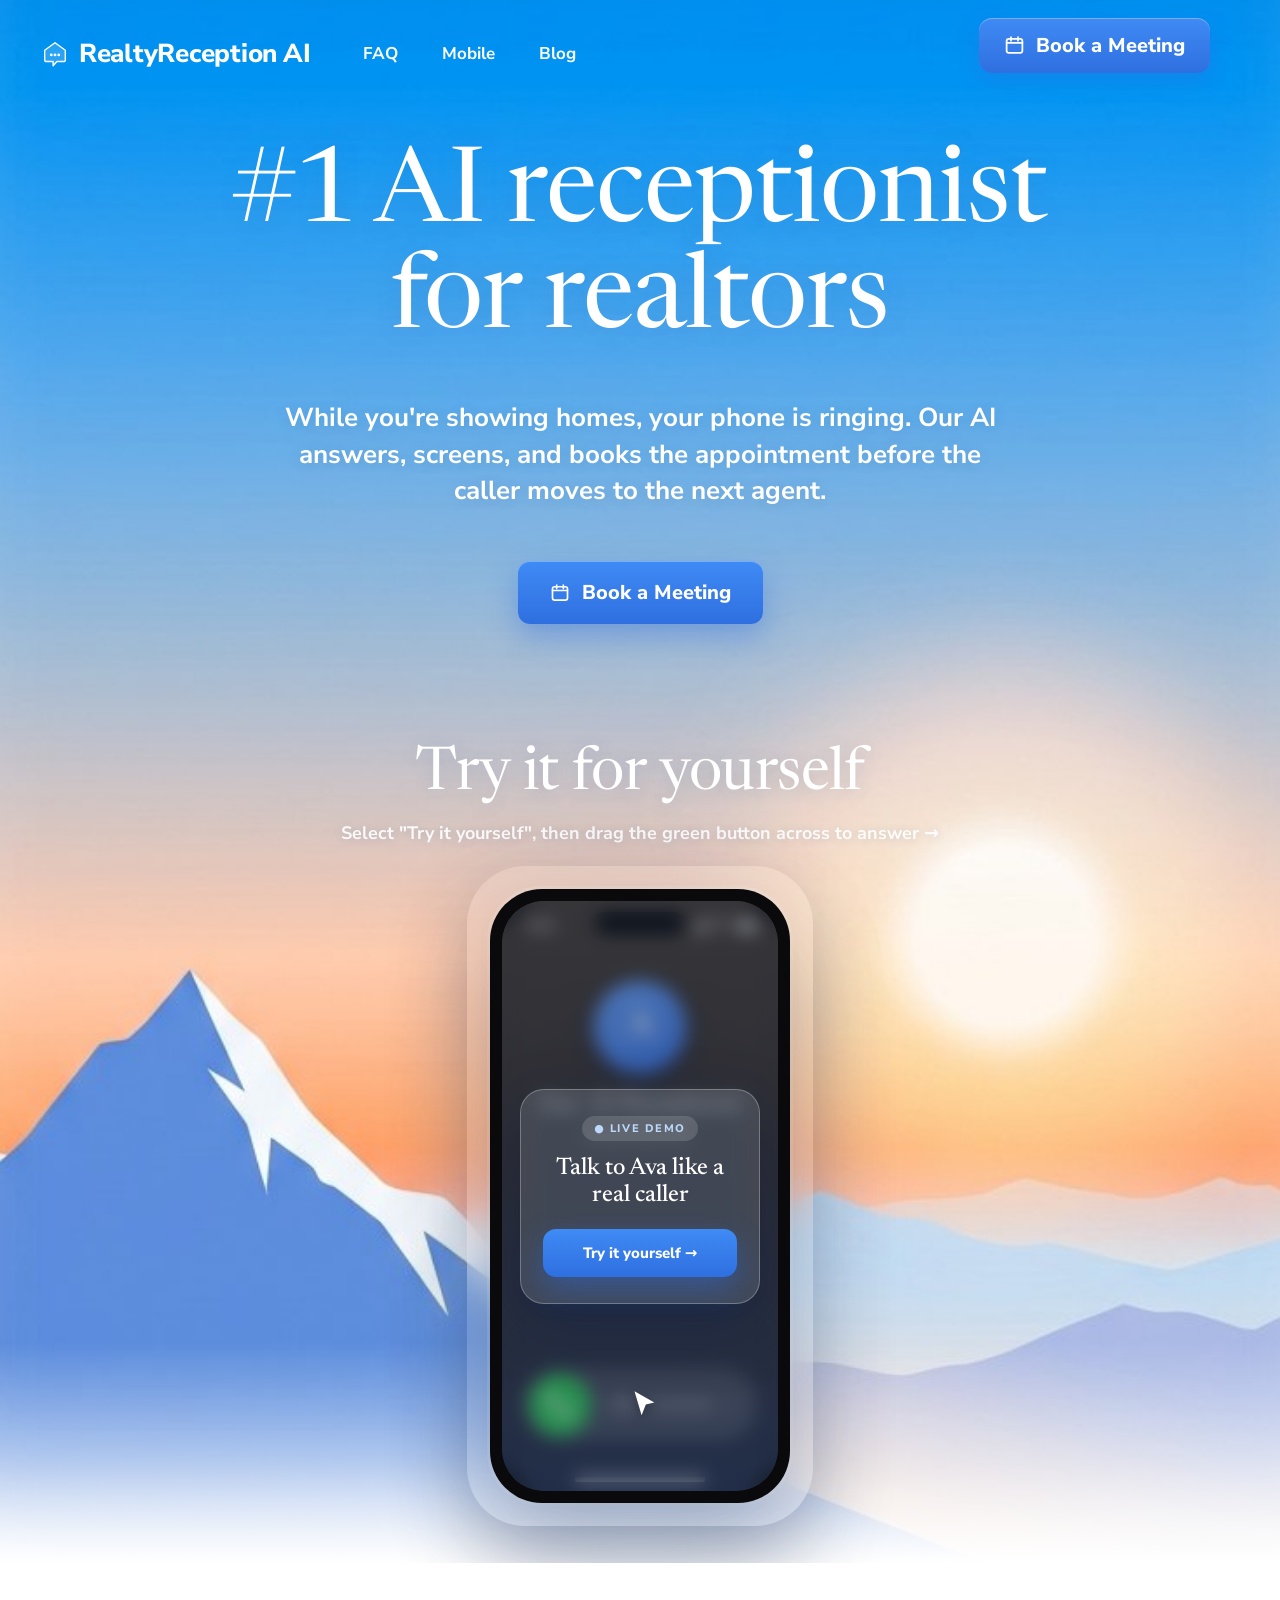
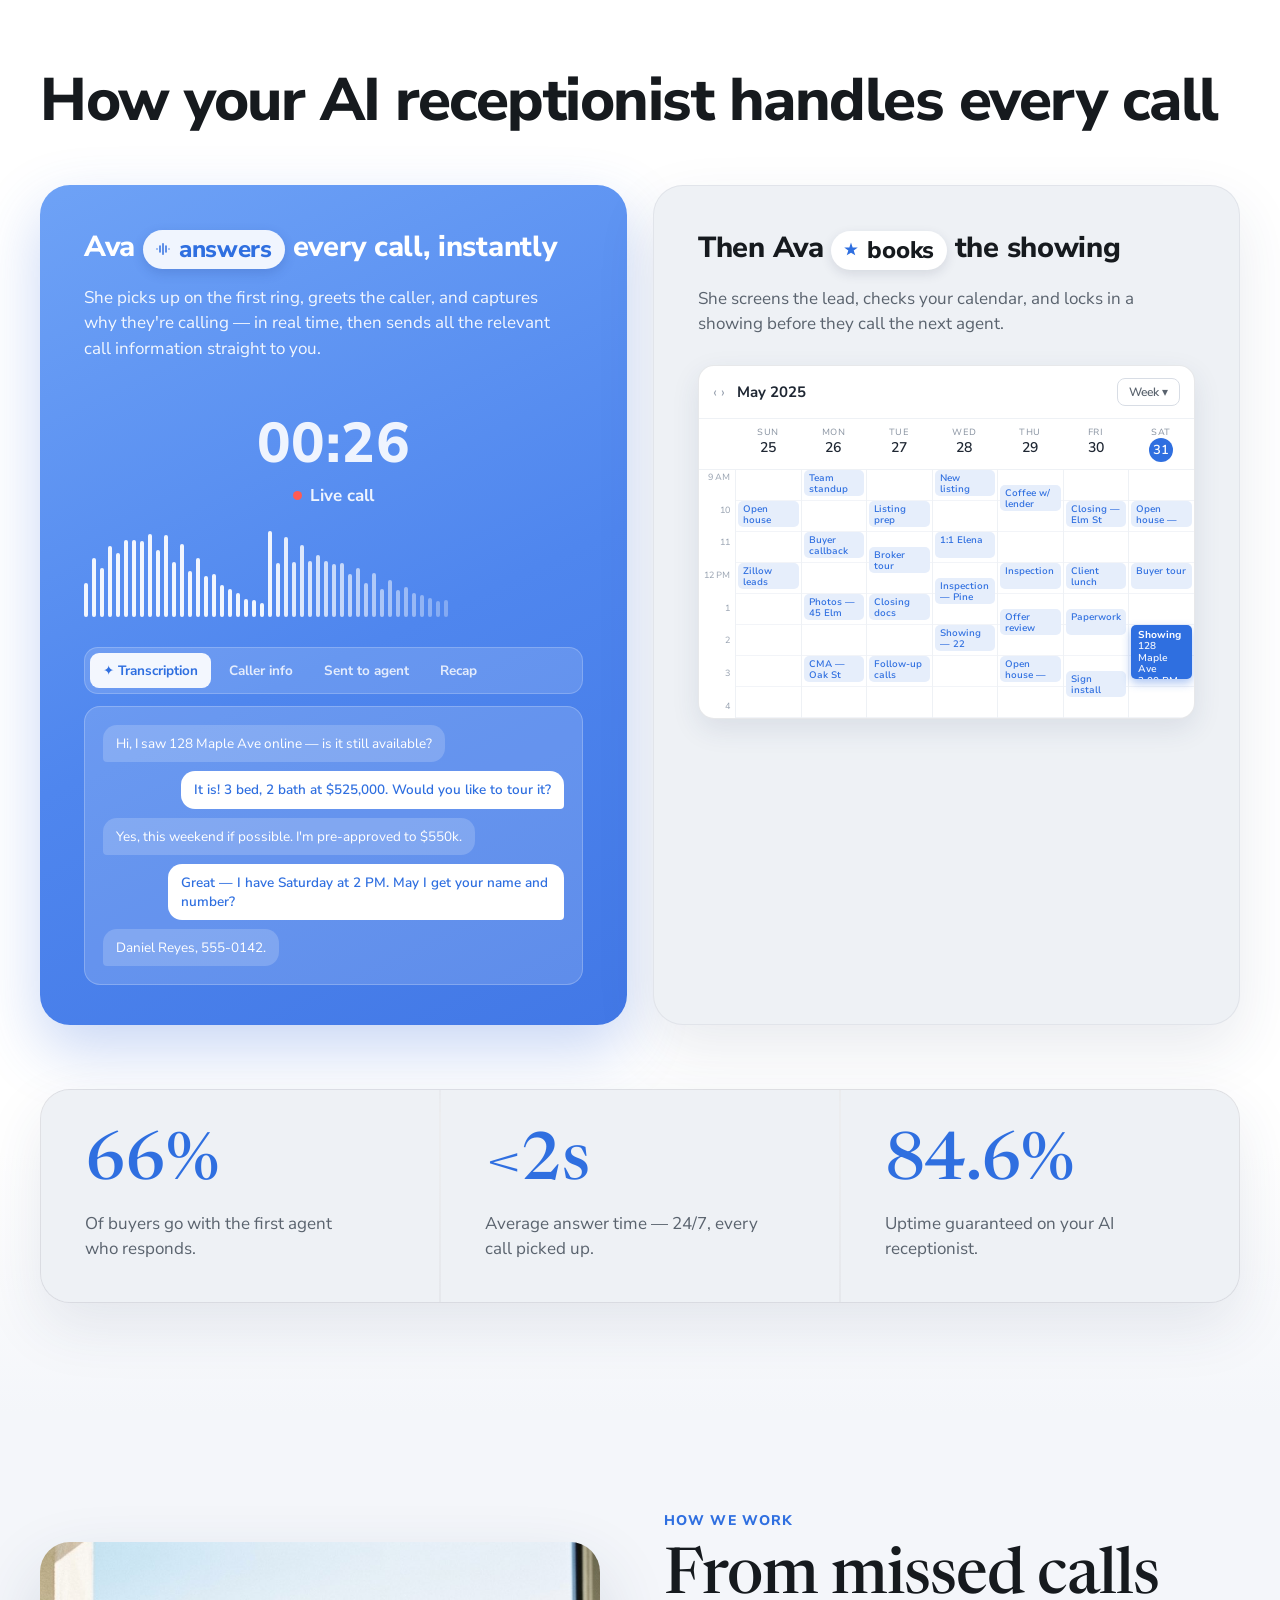
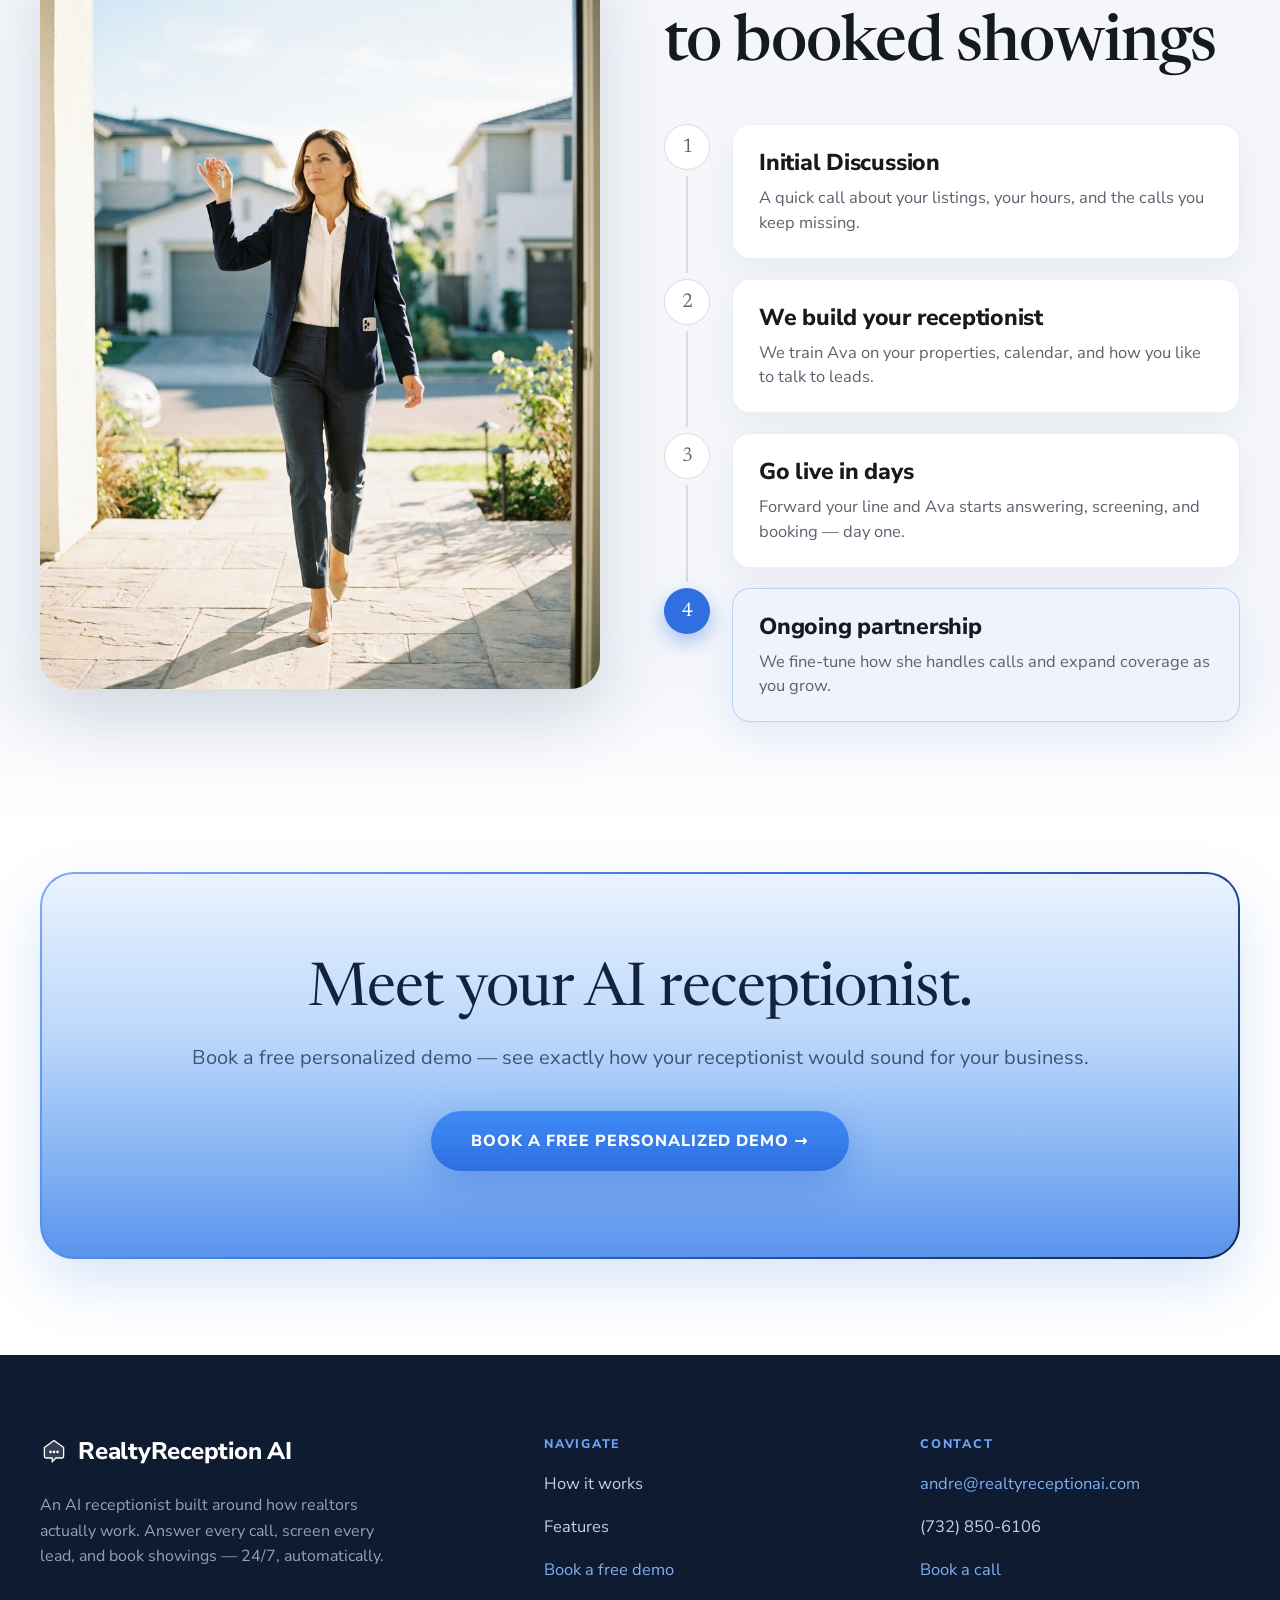
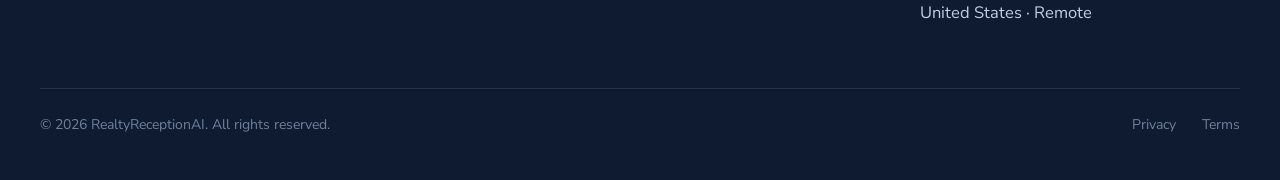
<file: index.html>
<!doctype html>
<html lang="en">
<head>
<meta charset="utf-8">
<meta name="viewport" content="width=device-width, initial-scale=1">
<title>RealtyReceptionAI — #1 AI Receptionist for Realtors</title>
<meta name="description" content="RealtyReceptionAI answers, screens, and books showings for realtors 24/7 — no missed calls, no missed leads.">
<link rel="preconnect" href="https://fonts.googleapis.com">
<link rel="preconnect" href="https://fonts.gstatic.com" crossorigin>
<link href="https://fonts.googleapis.com/css2?family=Newsreader:opsz,wght@6..72,400;6..72,500&family=Nunito+Sans:wght@400;600;700;800&display=swap" rel="stylesheet">
<link rel="stylesheet" href="css/styles.css">
</head>
<body>
<header class="nav">
  <nav class="nav__inner">
    <a href="#" class="nav__logo">
      <svg width="30" height="30" viewBox="0 0 64 64" fill="none"><path d="M32 8 L54 24 V44 a4 4 0 0 1-4 4 H36 l-8 9 v-9 H14 a4 4 0 0 1-4-4 V24 Z" fill="rgba(255,255,255,.16)" stroke="#fff" stroke-width="3" stroke-linejoin="round"/><circle cx="24" cy="34" r="3" fill="#fff"/><circle cx="32" cy="34" r="3" fill="#fff"/><circle cx="40" cy="34" r="3" fill="#fff"/></svg>
      <span>RealtyReception<span class="nav__logo-ai">AI</span></span>
    </a>
    <a href="faq.html" class="nav__link">FAQ</a>
    <a href="#" class="nav__link">Mobile</a>
    <a href="#" class="nav__link">Blog</a>
    <a href="https://calendly.com/andre-devilladesign/free-20-minute-chat" target="_blank" rel="noopener" class="nav__cta">
      <svg width="21" height="21" viewBox="0 0 24 24" fill="none" stroke="#fff" stroke-width="2" stroke-linecap="round" stroke-linejoin="round"><rect x="3" y="4.5" width="18" height="16" rx="2.5"/><path d="M3 9h18M8 2.5v4M16 2.5v4"/></svg>
      Book a Meeting
    </a>
  </nav>
</header>

<div class="mnav">
  <div class="mnav__bar">
    <a href="#" class="mnav__logo">
      <svg width="24" height="24" viewBox="0 0 64 64" fill="none"><path d="M32 8 L54 24 V44 a4 4 0 0 1-4 4 H36 l-8 9 v-9 H14 a4 4 0 0 1-4-4 V24 Z" fill="rgba(255,255,255,.16)" stroke="#fff" stroke-width="3" stroke-linejoin="round"/><circle cx="24" cy="34" r="3" fill="#fff"/><circle cx="32" cy="34" r="3" fill="#fff"/><circle cx="40" cy="34" r="3" fill="#fff"/></svg>
      <span>RealtyReception<span class="nav__logo-ai">AI</span></span>
    </a>
    <button type="button" class="mnav__toggle" aria-label="Menu" aria-expanded="false">
      <span></span><span></span><span></span>
    </button>
  </div>
  <div class="mnav__menu">
    <a href="#how-we-work" class="mnav__item">How it works</a>
    <a href="#" class="mnav__item">Features</a>
    <a href="#" class="mnav__item">Pricing</a>
    <a href="faq.html" class="mnav__item">FAQ</a>
    <a href="https://calendly.com/andre-devilladesign/free-20-minute-chat" target="_blank" rel="noopener" class="mnav__item mnav__item--cta">
      <svg width="18" height="18" viewBox="0 0 24 24" fill="none" stroke="#fff" stroke-width="2" stroke-linecap="round" stroke-linejoin="round"><rect x="3" y="4.5" width="18" height="16" rx="2.5"/><path d="M3 9h18M8 2.5v4M16 2.5v4"/></svg>
      Book a Meeting
    </a>
  </div>
</div>

<section class="hero">
  <div class="hero__spacer"></div>
  <div class="hero__content">
    <h1 class="hero__title">#1 AI receptionist<br>for realtors</h1>
    <p class="hero__subtitle">While you're showing homes, your phone is ringing. Our AI answers, screens, and books the appointment before the caller moves to the next agent.</p>
    <a href="https://calendly.com/andre-devilladesign/free-20-minute-chat" target="_blank" rel="noopener" class="hero__cta">
      <svg width="20" height="20" viewBox="0 0 24 24" fill="none" stroke="#fff" stroke-width="2" stroke-linecap="round" stroke-linejoin="round"><rect x="3" y="4.5" width="18" height="16" rx="2.5"/><path d="M3 9h18M8 2.5v4M16 2.5v4"/></svg>
      Book a Meeting
    </a>
    <div class="hero__demo-heading">
      <h2>Try it for yourself</h2>
      <p>Select "Try it yourself", then drag the green button across to answer →</p>
    </div>

    <div class="hero__phone-outer">
      <div class="phone-wrap">
        <div class="phone">
          <div class="phone__blur-bg"></div>
          <div class="phone__glow-bg"></div>
          <div class="phone__body">
            <div class="phone__screen" data-phase="ringing">
              <div class="phone__notch"></div>
              <div class="phone__status-bar">
                <span>9:41</span>
                <span class="phone__status-icons">
                  <svg width="17" height="11" viewBox="0 0 17 11" fill="#fff"><rect x="0" y="7" width="3" height="4" rx="1"/><rect x="4.5" y="5" width="3" height="6" rx="1"/><rect x="9" y="2.5" width="3" height="8.5" rx="1"/><rect x="13.5" y="0" width="3" height="11" rx="1"/></svg>
                  <svg width="16" height="11" viewBox="0 0 16 12" fill="#fff"><path d="M8 2.6c2 0 3.9.8 5.3 2.1l1.2-1.3C12.8 1.7 10.5.8 8 .8S3.2 1.7 1.5 3.4l1.2 1.3C4.1 3.4 6 2.6 8 2.6Zm0 3.2c1.1 0 2.1.4 2.9 1.2l1.2-1.3C11 4.7 9.6 4.1 8 4.1s-3 .6-4.1 1.6l1.2 1.3C5.9 6.2 6.9 5.8 8 5.8Zm0 3.1 1.7-1.8c-.4-.5-1-.8-1.7-.8s-1.3.3-1.7.8L8 8.9Z"/></svg>
                  <svg width="26" height="12" viewBox="0 0 26 12" fill="none"><rect x="1" y="1" width="21" height="10" rx="3" stroke="#fff" stroke-opacity=".5"/><rect x="2.5" y="2.5" width="18" height="7" rx="1.5" fill="#fff"/><rect x="23" y="4" width="2" height="4" rx="1" fill="#fff" fill-opacity=".5"/></svg>
                </span>
              </div>
              <div class="phone__caller">
                <div class="phone__avatar">A</div>
                <div class="phone__caller-name">Ava · AI Receptionist</div>
                <div class="phone__status-line">incoming call…</div>
              </div>

              <div class="phone__controls">
                <div class="phone__control-btn">
                  <div class="phone__control-icon"><svg width="26" height="26" viewBox="0 0 24 24" fill="none" stroke="#fff" stroke-width="1.8" stroke-linecap="round"><path d="M9 9v3a3 3 0 0 0 5.1 2.1M15 11V5a3 3 0 0 0-6 0v1M12 18v3M8 21h8M4 4l16 16"/></svg></div>
                  <span>mute</span>
                </div>
                <div class="phone__control-btn">
                  <div class="phone__control-icon"><svg width="18" height="18" viewBox="0 0 24 24" fill="#fff"><circle cx="5" cy="5" r="2"/><circle cx="12" cy="5" r="2"/><circle cx="19" cy="5" r="2"/><circle cx="5" cy="12" r="2"/><circle cx="12" cy="12" r="2"/><circle cx="19" cy="12" r="2"/><circle cx="5" cy="19" r="2"/><circle cx="12" cy="19" r="2"/><circle cx="19" cy="19" r="2"/></svg></div>
                  <span>keypad</span>
                </div>
                <div class="phone__control-btn">
                  <div class="phone__control-icon"><svg width="26" height="26" viewBox="0 0 24 24" fill="#fff"><path d="M11 5 6 9H3v6h3l5 4V5Z"/><path d="M15.5 8.5a5 5 0 0 1 0 7M18 6a8 8 0 0 1 0 12" fill="none" stroke="#fff" stroke-width="1.8" stroke-linecap="round"/></svg></div>
                  <span>audio</span>
                </div>
                <div class="phone__control-btn">
                  <div class="phone__control-icon"><svg width="28" height="28" viewBox="0 0 24 24" fill="none" stroke="#fff" stroke-width="1.8" stroke-linecap="round"><path d="M12 6v12M6 12h12"/></svg></div>
                  <span>add call</span>
                </div>
                <div class="phone__control-btn">
                  <div class="phone__control-icon" style="background:rgba(255,255,255,.28)"><svg width="26" height="26" viewBox="0 0 24 24" fill="none" stroke="#fff" stroke-width="1.8" stroke-linecap="round" stroke-linejoin="round"><rect x="3" y="6" width="13" height="12" rx="2.5"/><path d="M16 10l5-3v10l-5-3"/></svg></div>
                  <span>FaceTime</span>
                </div>
                <div class="phone__control-btn">
                  <div class="phone__control-icon"><svg width="26" height="26" viewBox="0 0 24 24" fill="none" stroke="#fff" stroke-width="1.8"><circle cx="12" cy="9" r="3.4"/><path d="M5.5 19a6.5 6.5 0 0 1 13 0" stroke-linecap="round"/></svg></div>
                  <span>contacts</span>
                </div>
              </div>
              <button type="button" class="phone__end-call" aria-label="End call">
                <svg width="30" height="30" viewBox="0 0 24 24" fill="#fff" style="transform:rotate(135deg)"><path d="M6.6 10.8c1.4 2.8 3.8 5.1 6.6 6.6l2.2-2.2c.3-.3.7-.4 1-.2 1.1.4 2.3.6 3.6.6.6 0 1 .4 1 1V20c0 .6-.4 1-1 1C10.6 21 3 13.4 3 4c0-.6.4-1 1-1h3.5c.6 0 1 .4 1 1 0 1.2.2 2.4.6 3.6.1.4 0 .8-.3 1l-2.2 2.2Z"/></svg>
              </button>

              <div class="phone__track">
                <div class="phone__track-label">
                  slide to answer
                  <span class="phone__chev" style="animation-delay:0s">›</span>
                  <span class="phone__chev" style="animation-delay:.15s">›</span>
                </div>
                <button type="button" class="phone__knob" aria-label="Slide to answer">
                  <svg width="30" height="30" viewBox="0 0 24 24" fill="#fff"><path d="M6.6 10.8c1.4 2.8 3.8 5.1 6.6 6.6l2.2-2.2c.3-.3.7-.4 1-.2 1.1.4 2.3.6 3.6.6.6 0 1 .4 1 1V20c0 .6-.4 1-1 1C10.6 21 3 13.4 3 4c0-.6.4-1 1-1h3.5c.6 0 1 .4 1 1 0 1.2.2 2.4.6 3.6.1.4 0 .8-.3 1l-2.2 2.2Z"/></svg>
                </button>
              </div>

              <div class="phone__home-indicator"></div>

              <div class="phone__lock">
                <div class="phone__lock-card">
                  <span class="phone__lock-badge">● Live demo</span>
                  <h3>Talk to Ava like a real caller</h3>
                  <button type="button" class="phone__lock-start">Try it yourself →</button>
                </div>
                <div class="phone__tap-hint">
                  <svg width="34" height="34" viewBox="0 0 24 24" fill="#fff" style="filter:drop-shadow(0 3px 6px rgba(0,0,0,.45))"><path d="M6 3l14 8-6 1.4L11 20 6 3z"/></svg>
                </div>
              </div>
              <div class="phone__swipe-hint">
                <svg width="34" height="34" viewBox="0 0 24 24" fill="#fff" style="filter:drop-shadow(0 3px 6px rgba(0,0,0,.45))"><path d="M6 3l14 8-6 1.4L11 20 6 3z"/></svg>
              </div>
            </div>
          </div>
        </div>
      </div>
    </div>
  </div>
  <div class="hero__fade"></div>
</section>
<section class="calls-section" id="how-it-handles-calls">
  <div class="calls-section__inner">
    <h2 class="calls-section__heading">How your AI receptionist handles every call</h2>
    <div class="calls-section__cards">

      <article class="call-card call-card--answer">
        <h3>Ava <span class="call-card__pill call-card__pill--answer"><svg width="18" height="18" viewBox="0 0 24 24" fill="none" stroke="#2f6fe0" stroke-width="2" stroke-linecap="round"><path d="M4 12v0M8 8v8M12 5v14M16 8v8M20 12v0"/></svg>answers</span> every call, instantly</h3>
        <p>She picks up on the first ring, greets the caller, and captures why they're calling — in real time, then sends all the relevant call information straight to you.</p>

        <div class="call-card__timer">
          <div class="call-card__timer-value">00:26</div>
          <div class="call-card__timer-label"><span class="call-card__live-dot"></span>Live call</div>
        </div>

        <div class="waveform" id="waveform"></div>

        <div class="call-card__panel">
          <div class="tabs" role="tablist">
            <button type="button" class="tab is-active" data-tab="transcription">✦ Transcription</button>
            <button type="button" class="tab" data-tab="info">Caller info</button>
            <button type="button" class="tab" data-tab="sent">Sent to agent</button>
            <button type="button" class="tab" data-tab="recap">Recap</button>
          </div>
          <div class="tab-content">
            <div class="tab-panel is-active" data-panel="transcription">
              <div class="transcript">
                <div class="transcript__bubble transcript__bubble--in">Hi, I saw 128 Maple Ave online — is it still available?</div>
                <div class="transcript__bubble transcript__bubble--out">It is! 3 bed, 2 bath at $525,000. Would you like to tour it?</div>
                <div class="transcript__bubble transcript__bubble--in">Yes, this weekend if possible. I'm pre-approved to $550k.</div>
                <div class="transcript__bubble transcript__bubble--out">Great — I have Saturday at 2 PM. May I get your name and number?</div>
                <div class="transcript__bubble transcript__bubble--in">Daniel Reyes, 555-0142.</div>
              </div>
            </div>
            <div class="tab-panel" data-panel="info">
              <div class="caller-info">
                <span class="caller-info__label">Name</span><span class="caller-info__value">Daniel Reyes</span>
                <span class="caller-info__label">Phone</span><span class="caller-info__value">(555) 012-0142</span>
                <span class="caller-info__label">Reason</span><span class="caller-info__value">Buyer — interested in 128 Maple Ave</span>
                <span class="caller-info__label">Budget</span><span class="caller-info__value">Pre-approved up to $550,000</span>
                <span class="caller-info__label">Timeline</span><span class="caller-info__value">Wants a weekend tour</span>
                <span class="caller-info__label">Best time</span><span class="caller-info__value">Saturday, 2:00 PM</span>
              </div>
            </div>
            <div class="tab-panel" data-panel="sent">
              <div class="sent-email">
                <div class="sent-email__header">
                  <div><span class="sent-email__label">To:</span> you@brokerage.com</div>
                  <div><span class="sent-email__label">From:</span> Ava · AI Receptionist</div>
                  <div><span class="sent-email__label">Subject:</span> <strong>New lead — 128 Maple Ave (Daniel Reyes)</strong></div>
                </div>
                <div>New buyer lead from a 3:14 PM call:</div>
                <div class="sent-email__list">
                  <div>• Daniel Reyes · (555) 012-0142</div>
                  <div>• Pre-approved up to $550,000</div>
                  <div>• Booked Saturday 2:00 PM tour</div>
                </div>
                <div class="sent-email__recap-title">Call recap</div>
                <p>Buyer Daniel Reyes called about 128 Maple Ave, confirmed pre-approval to $550k, and scheduled a weekend showing — a positive, ready-to-move lead. Duration 3:12 · Sentiment: positive.</p>
                <span class="sent-email__attachment">call-transcript.pdf</span>
              </div>
            </div>
            <div class="tab-panel" data-panel="recap">
              <div class="recap">
                <div class="recap__title">Call summary</div>
                <p>Buyer Daniel Reyes called about 128 Maple Ave, confirmed pre-approval to $550k, and scheduled a weekend showing — a positive, ready-to-move lead.</p>
                <div class="recap__list">
                  <div>• Inquired about 128 Maple Ave ($525,000)</div>
                  <div>• Pre-approved up to $550,000</div>
                  <div>• Booked Saturday 2:00 PM showing</div>
                </div>
                <div class="recap__meta">Duration 3:12 · Sentiment: positive</div>
              </div>
            </div>
          </div>
        </div>
      </article>

      <article class="call-card call-card--book">
        <h3>Then Ava <span class="call-card__pill call-card__pill--book"><svg width="18" height="18" viewBox="0 0 24 24" fill="#2f6fe0"><path d="M12 2l2.2 6.6H21l-5.4 4 2.1 6.4L12 15.6 6.3 19l2.1-6.4-5.4-4h6.8z"/></svg>books</span> the showing</h3>
        <p>She screens the lead, checks your calendar, and locks in a showing before they call the next agent.</p>

        <div class="calendar">
          <div class="calendar__header">
            <div class="calendar__nav"><span class="calendar__arrows">‹ ›</span><span class="calendar__month">May 2025</span></div>
            <span class="calendar__view">Week ▾</span>
          </div>
          <div class="calendar__daynames">
            <div></div>
            <div class="calendar__dayname"><div class="calendar__dow">SUN</div><div class="calendar__date">25</div></div>
            <div class="calendar__dayname"><div class="calendar__dow">MON</div><div class="calendar__date">26</div></div>
            <div class="calendar__dayname"><div class="calendar__dow">TUE</div><div class="calendar__date">27</div></div>
            <div class="calendar__dayname"><div class="calendar__dow">WED</div><div class="calendar__date">28</div></div>
            <div class="calendar__dayname"><div class="calendar__dow">THU</div><div class="calendar__date">29</div></div>
            <div class="calendar__dayname"><div class="calendar__dow">FRI</div><div class="calendar__date">30</div></div>
            <div class="calendar__dayname"><div class="calendar__dow">SAT</div><div class="calendar__date calendar__date--today">31</div></div>
          </div>
          <div class="calendar__grid">
            <div class="calendar__hours"><span>9 AM</span><span>10</span><span>11</span><span>12 PM</span><span>1</span><span>2</span><span>3</span><span>4</span></div>
            <div class="calendar__col">
              <div class="calendar__event" style="top:31px">Open house prep</div>
              <div class="calendar__event" style="top:93px">Zillow leads</div>
            </div>
            <div class="calendar__col">
              <div class="calendar__event" style="top:0">Team standup</div>
              <div class="calendar__event" style="top:62px">Buyer callback</div>
              <div class="calendar__event" style="top:124px">Photos — 45 Elm</div>
              <div class="calendar__event" style="top:186px">CMA — Oak St</div>
            </div>
            <div class="calendar__col">
              <div class="calendar__event" style="top:31px">Listing prep</div>
              <div class="calendar__event" style="top:77px">Broker tour</div>
              <div class="calendar__event" style="top:124px">Closing docs</div>
              <div class="calendar__event" style="top:186px">Follow-up calls</div>
            </div>
            <div class="calendar__col">
              <div class="calendar__event" style="top:0">New listing input</div>
              <div class="calendar__event" style="top:62px">1:1 Elena</div>
              <div class="calendar__event" style="top:108px">Inspection — Pine</div>
              <div class="calendar__event" style="top:155px">Showing — 22 Birch</div>
            </div>
            <div class="calendar__col">
              <div class="calendar__event" style="top:15px">Coffee w/ lender</div>
              <div class="calendar__event" style="top:93px">Inspection</div>
              <div class="calendar__event" style="top:139px">Offer review</div>
              <div class="calendar__event" style="top:186px">Open house — Cedar</div>
            </div>
            <div class="calendar__col">
              <div class="calendar__event" style="top:31px">Closing — Elm St</div>
              <div class="calendar__event" style="top:93px">Client lunch</div>
              <div class="calendar__event" style="top:139px">Paperwork</div>
              <div class="calendar__event" style="top:201px">Sign install</div>
            </div>
            <div class="calendar__col">
              <div class="calendar__event" style="top:31px">Open house — 12 Oak</div>
              <div class="calendar__event" style="top:93px">Buyer tour</div>
              <div class="calendar__event calendar__event--highlight" style="top:155px;height:54px">
                <div class="calendar__event-title">Showing</div>
                <div>128 Maple Ave</div>
                <div>2:00 PM</div>
              </div>
            </div>
          </div>
        </div>

        <div class="calendar-mobile">
          <div class="calendar-mobile__header">
            <span class="calendar-mobile__day">Saturday, May 31</span>
            <span class="calendar__view">Day ▾</span>
          </div>
          <div class="calendar-mobile__list">
            <div class="calendar-mobile__row"><span class="calendar-mobile__time">10 AM</span><div class="calendar-mobile__event">Open house — 12 Oak</div></div>
            <div class="calendar-mobile__row"><span class="calendar-mobile__time">12 PM</span><div class="calendar-mobile__event">Buyer tour — Cedar St</div></div>
            <div class="calendar-mobile__row"><span class="calendar-mobile__time">2 PM</span><div class="calendar-mobile__event calendar-mobile__event--highlight"><div class="calendar__event-title">Showing · 128 Maple Ave</div><div>Daniel Reyes · booked by Ava</div></div></div>
            <div class="calendar-mobile__row"><span class="calendar-mobile__time">4 PM</span><div class="calendar-mobile__event">Follow-up calls</div></div>
          </div>
        </div>
      </article>

    </div>

    <div class="stats" id="stats">
      <div class="stat"><div class="stat__value" data-target="78" data-decimals="0" data-suffix="%">78%</div><p class="stat__caption">Of buyers go with the first agent who responds.</p></div>
      <div class="stat"><div class="stat__value" data-target="2" data-decimals="0" data-prefix="&lt;" data-suffix="s">&lt;2s</div><p class="stat__caption">Average answer time — 24/7, every call picked up.</p></div>
      <div class="stat"><div class="stat__value" data-target="99.9" data-decimals="1" data-suffix="%">99.9%</div><p class="stat__caption">Uptime guaranteed on your AI receptionist.</p></div>
    </div>
  </div>
</section>
<section class="how-we-work" id="how-we-work">
  <div class="how-we-work__inner">
    <div class="how-we-work__image">
      <img src="assets/how-we-work-a.jpg" alt="Realtor on a call in a bright modern home">
    </div>
    <div class="how-we-work__content">
      <span class="how-we-work__eyebrow">How we work</span>
      <h2>From missed calls to booked showings</h2>
      <div class="steps">
        <div class="step">
          <div class="step__rail"><div class="step__marker">1</div><div class="step__line"></div></div>
          <div class="step__body"><h3>Initial Discussion</h3><p>A quick call about your listings, your hours, and the calls you keep missing.</p></div>
        </div>
        <div class="step">
          <div class="step__rail"><div class="step__marker">2</div><div class="step__line"></div></div>
          <div class="step__body"><h3>We build your receptionist</h3><p>We train Ava on your properties, calendar, and how you like to talk to leads.</p></div>
        </div>
        <div class="step">
          <div class="step__rail"><div class="step__marker">3</div><div class="step__line"></div></div>
          <div class="step__body"><h3>Go live in days</h3><p>Forward your line and Ava starts answering, screening, and booking — day one.</p></div>
        </div>
        <div class="step step--last">
          <div class="step__rail"><div class="step__marker step__marker--active">4</div></div>
          <div class="step__body step__body--active"><h3>Ongoing partnership</h3><p>We fine-tune how she handles calls and expand coverage as you grow.</p></div>
        </div>
      </div>
    </div>
  </div>
</section>
<section class="cta-final">
  <div class="cta-final__ring">
    <div class="cta-final__inner">
      <h2>Meet your AI receptionist.</h2>
      <p>Book a free personalized demo — see exactly how your receptionist would sound for your business.</p>
      <a href="https://calendly.com/andre-devilladesign/free-20-minute-chat" target="_blank" rel="noopener" class="cta-final__btn">Book a free personalized demo →</a>
    </div>
  </div>
</section>

<footer class="footer">
  <div class="footer__inner">
    <div class="footer__grid">
      <div class="footer__brand">
        <a href="#" class="footer__logo">
          <svg width="28" height="28" viewBox="0 0 64 64" fill="none"><path d="M32 8 L54 24 V44 a4 4 0 0 1-4 4 H36 l-8 9 v-9 H14 a4 4 0 0 1-4-4 V24 Z" fill="rgba(255,255,255,.16)" stroke="#fff" stroke-width="3" stroke-linejoin="round"/><circle cx="24" cy="34" r="3" fill="#fff"/><circle cx="32" cy="34" r="3" fill="#fff"/><circle cx="40" cy="34" r="3" fill="#fff"/></svg>
          <span>RealtyReception<span class="nav__logo-ai">AI</span></span>
        </a>
        <p>An AI receptionist built around how realtors actually work. Answer every call, screen every lead, and book showings — 24/7, automatically.</p>
      </div>
      <div class="footer__col">
        <div class="footer__col-title">Navigate</div>
        <a href="#how-we-work">How it works</a>
        <a href="#">Features</a>
        <a href="https://calendly.com/andre-devilladesign/free-20-minute-chat" target="_blank" rel="noopener">Book a free demo</a>
      </div>
      <div class="footer__col">
        <div class="footer__col-title">Contact</div>
        <a href="mailto:andre@realtyreceptionai.com">andre@realtyreceptionai.com</a>
        <a href="tel:+17328506106">(732) 850-6106</a>
        <a href="https://calendly.com/andre-devilladesign/free-20-minute-chat" target="_blank" rel="noopener">Book a call</a>
        <span>United States · Remote</span>
      </div>
    </div>
    <div class="footer__bottom">
      <span>© 2026 RealtyReceptionAI. All rights reserved.</span>
      <div class="footer__legal"><a href="#">Privacy</a><a href="#">Terms</a></div>
    </div>
  </div>
</footer>
<script type="module" src="js/main.js"></script>
</body>
</html>
</file>
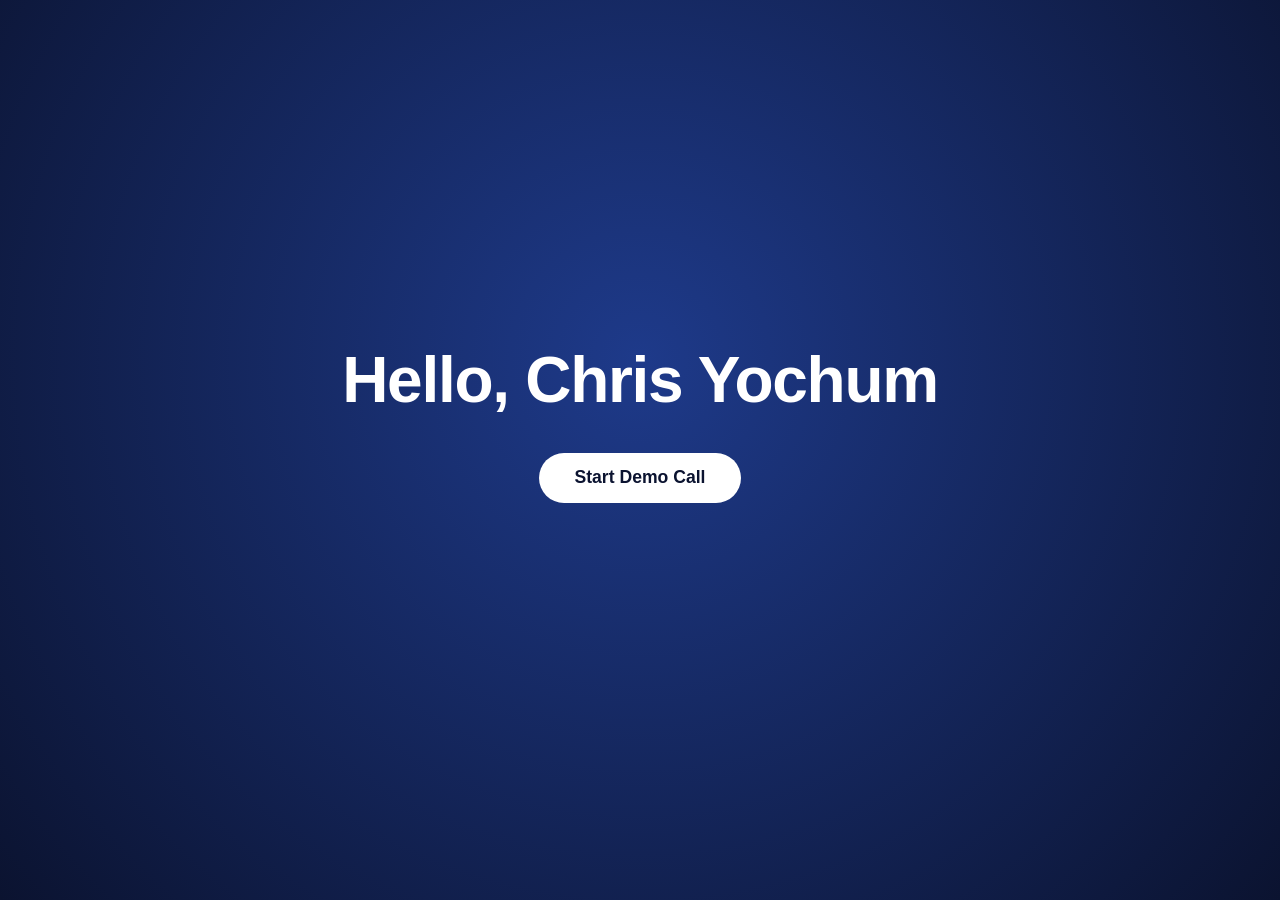
<file: chris.html>
<!DOCTYPE html>
<html lang="en">
<head>
<meta charset="UTF-8">
<meta name="viewport" content="width=device-width, initial-scale=1.0">
<meta name="robots" content="noindex, nofollow">
<title>Hello, Chris Yochum</title>
<style>
  html, body {
    margin: 0;
    padding: 0;
    height: 100%;
    width: 100%;
    background: radial-gradient(circle at 50% 40%, #1e3a8a 0%, #0b1330 100%);
    display: flex;
    align-items: center;
    justify-content: center;
    font-family: -apple-system, BlinkMacSystemFont, "Segoe UI", Roboto, Helvetica, Arial, sans-serif;
  }
  .wrap {
    display: flex;
    flex-direction: column;
    align-items: center;
    gap: 2.25rem;
    padding: 0 1.5rem;
  }
  h1 {
    color: #ffffff;
    font-size: clamp(2rem, 6vw, 4rem);
    font-weight: 600;
    text-align: center;
    margin: 0;
    letter-spacing: -0.02em;
  }
  #demo-btn {
    font-family: inherit;
    font-size: 1.1rem;
    font-weight: 600;
    color: #0b1330;
    background: #ffffff;
    border: none;
    border-radius: 999px;
    padding: 0.9rem 2.2rem;
    cursor: pointer;
    transition: transform 0.15s ease, background 0.15s ease;
  }
  #demo-btn:hover { transform: translateY(-1px); }
  #demo-btn.live {
    background: #dc2626;
    color: #ffffff;
  }
  #demo-status {
    color: #bcd0ff;
    font-size: 0.95rem;
    min-height: 1.2em;
  }
</style>
</head>
<body>
  <div class="wrap">
    <h1>Hello, Chris Yochum</h1>
    <button id="demo-btn">Start Demo Call</button>
    <div id="demo-status"></div>
  </div>

  <script>
    const ELEVENLABS_AGENT_ID = 'agent_9401kywybtrdevx8n273m6p8x56n';
    const ELEVENLABS_SDK_URL = 'https://cdn.jsdelivr.net/npm/@elevenlabs/client@1.15.0/+esm';

    const btn = document.getElementById('demo-btn');
    const status = document.getElementById('demo-status');
    let conversation = null;

    const setIdle = () => {
      conversation = null;
      btn.textContent = 'Start Demo Call';
      btn.classList.remove('live');
      btn.disabled = false;
    };

    const startCall = async () => {
      btn.disabled = true;
      status.textContent = 'Connecting…';
      try {
        const { Conversation } = await import(/* webpackIgnore: true */ ELEVENLABS_SDK_URL);
        await navigator.mediaDevices.getUserMedia({ audio: true });
        conversation = await Conversation.startSession({
          agentId: ELEVENLABS_AGENT_ID,
          connectionType: 'webrtc',
          onConnect: () => {
            status.textContent = 'Live — call connected';
            btn.textContent = 'End Call';
            btn.classList.add('live');
            btn.disabled = false;
          },
          onDisconnect: () => {
            status.textContent = 'Call ended';
            setIdle();
          },
          onError: (err) => {
            console.error('ElevenLabs conversation error', err);
            status.textContent = 'Call failed';
            setIdle();
          },
        });
      } catch (err) {
        console.error('Could not start ElevenLabs conversation', err);
        status.textContent = 'Mic access needed';
        setIdle();
      }
    };

    const endCall = async () => {
      btn.disabled = true;
      const active = conversation;
      conversation = null;
      if (active) await active.endSession().catch(() => {});
      status.textContent = 'Call ended';
      setIdle();
    };

    btn.addEventListener('click', () => {
      if (conversation) endCall();
      else startCall();
    });
  </script>
</body>
</html>
</file>
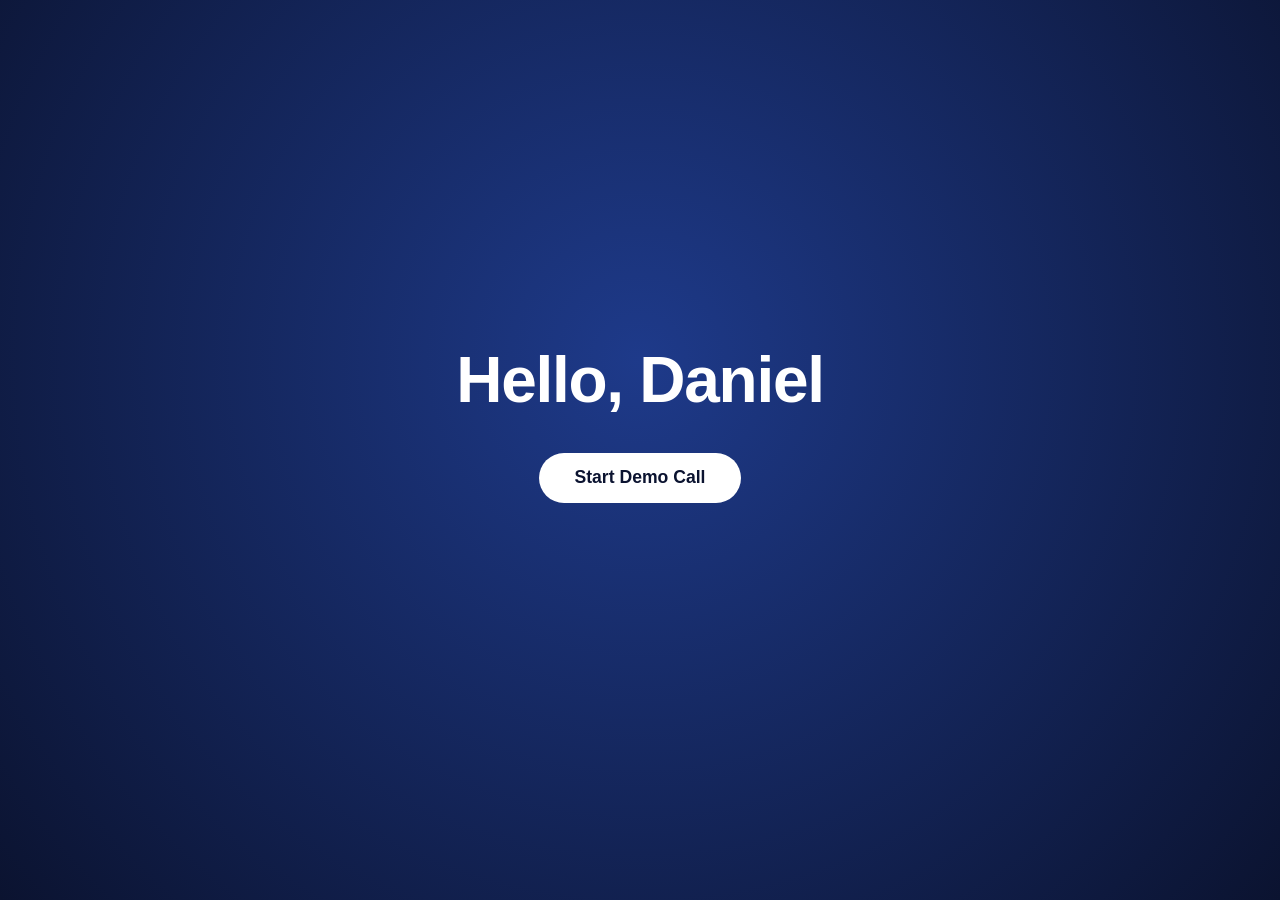
<file: daniel.html>
<!DOCTYPE html>
<html lang="en">
<head>
<meta charset="UTF-8">
<meta name="viewport" content="width=device-width, initial-scale=1.0">
<meta name="robots" content="noindex, nofollow">
<title>Hello, Daniel</title>
<style>
  html, body {
    margin: 0;
    padding: 0;
    height: 100%;
    width: 100%;
    background: radial-gradient(circle at 50% 40%, #1e3a8a 0%, #0b1330 100%);
    display: flex;
    align-items: center;
    justify-content: center;
    font-family: -apple-system, BlinkMacSystemFont, "Segoe UI", Roboto, Helvetica, Arial, sans-serif;
  }
  .wrap {
    display: flex;
    flex-direction: column;
    align-items: center;
    gap: 2.25rem;
    padding: 0 1.5rem;
  }
  h1 {
    color: #ffffff;
    font-size: clamp(2rem, 6vw, 4rem);
    font-weight: 600;
    text-align: center;
    margin: 0;
    letter-spacing: -0.02em;
  }
  #demo-btn {
    font-family: inherit;
    font-size: 1.1rem;
    font-weight: 600;
    color: #0b1330;
    background: #ffffff;
    border: none;
    border-radius: 999px;
    padding: 0.9rem 2.2rem;
    cursor: pointer;
    transition: transform 0.15s ease, background 0.15s ease;
  }
  #demo-btn:hover { transform: translateY(-1px); }
  #demo-btn.live {
    background: #dc2626;
    color: #ffffff;
  }
  #demo-status {
    color: #bcd0ff;
    font-size: 0.95rem;
    min-height: 1.2em;
  }
</style>
</head>
<body>
  <div class="wrap">
    <h1>Hello, Daniel</h1>
    <button id="demo-btn">Start Demo Call</button>
    <div id="demo-status"></div>
  </div>

  <script>
    const ELEVENLABS_AGENT_ID = 'agent_8101kzbtsa1peqfrvxe4csm10nvv';
    const ELEVENLABS_SDK_URL = 'https://cdn.jsdelivr.net/npm/@elevenlabs/client@1.15.0/+esm';

    const btn = document.getElementById('demo-btn');
    const status = document.getElementById('demo-status');
    let conversation = null;

    const setIdle = () => {
      conversation = null;
      btn.textContent = 'Start Demo Call';
      btn.classList.remove('live');
      btn.disabled = false;
    };

    const startCall = async () => {
      btn.disabled = true;
      status.textContent = 'Connecting…';
      try {
        const { Conversation } = await import(/* webpackIgnore: true */ ELEVENLABS_SDK_URL);
        await navigator.mediaDevices.getUserMedia({ audio: true });
        conversation = await Conversation.startSession({
          agentId: ELEVENLABS_AGENT_ID,
          connectionType: 'webrtc',
          onConnect: () => {
            status.textContent = 'Live — call connected';
            btn.textContent = 'End Call';
            btn.classList.add('live');
            btn.disabled = false;
          },
          onDisconnect: () => {
            status.textContent = 'Call ended';
            setIdle();
          },
          onError: (err) => {
            console.error('ElevenLabs conversation error', err);
            status.textContent = 'Call failed';
            setIdle();
          },
        });
      } catch (err) {
        console.error('Could not start ElevenLabs conversation', err);
        status.textContent = 'Mic access needed';
        setIdle();
      }
    };

    const endCall = async () => {
      btn.disabled = true;
      const active = conversation;
      conversation = null;
      if (active) await active.endSession().catch(() => {});
      status.textContent = 'Call ended';
      setIdle();
    };

    btn.addEventListener('click', () => {
      if (conversation) endCall();
      else startCall();
    });
  </script>
</body>
</html>
</file>
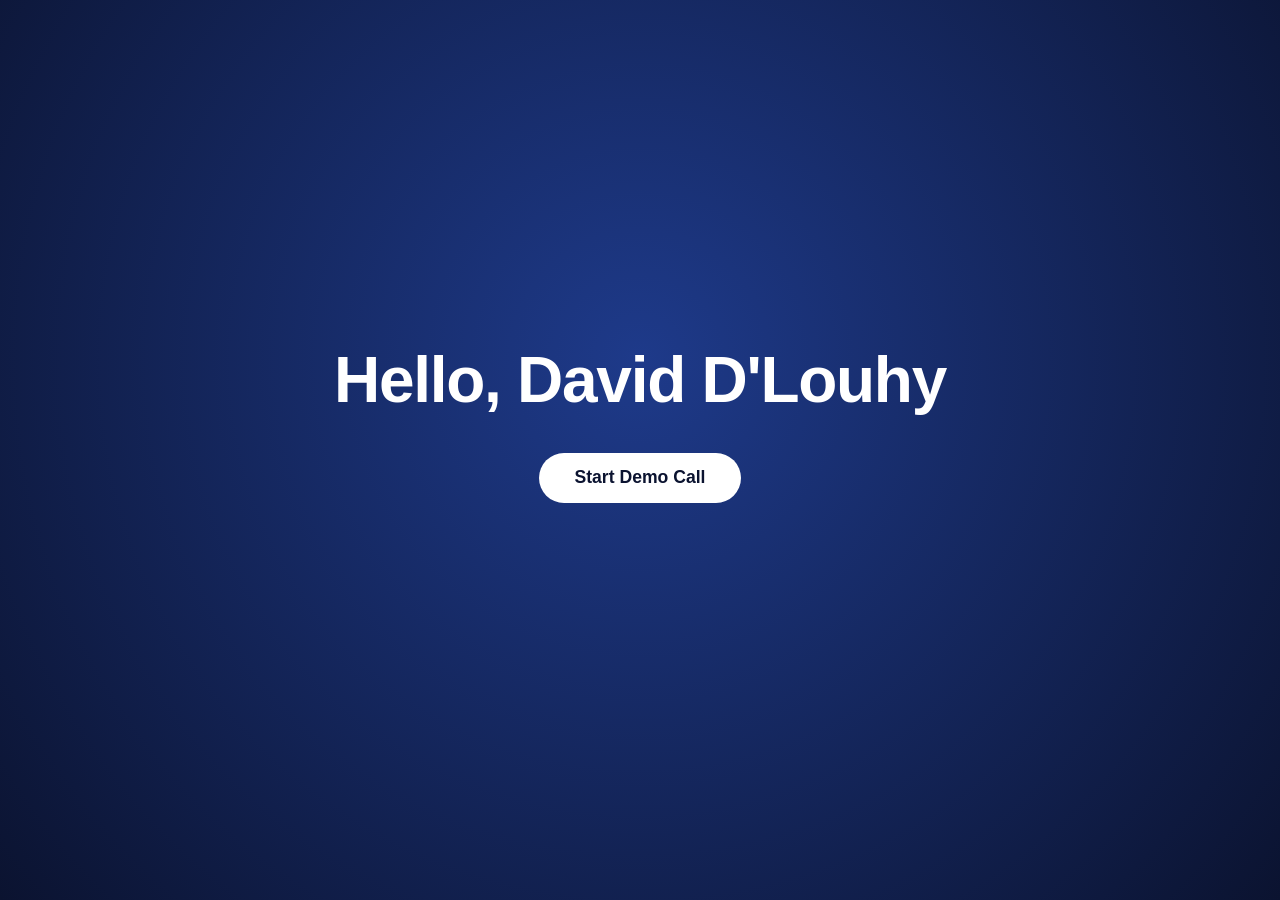
<file: david.html>
<!DOCTYPE html>
<html lang="en">
<head>
<meta charset="UTF-8">
<meta name="viewport" content="width=device-width, initial-scale=1.0">
<meta name="robots" content="noindex, nofollow">
<title>Hello, David D'Louhy</title>
<style>
  html, body {
    margin: 0;
    padding: 0;
    height: 100%;
    width: 100%;
    background: radial-gradient(circle at 50% 40%, #1e3a8a 0%, #0b1330 100%);
    display: flex;
    align-items: center;
    justify-content: center;
    font-family: -apple-system, BlinkMacSystemFont, "Segoe UI", Roboto, Helvetica, Arial, sans-serif;
  }
  .wrap {
    display: flex;
    flex-direction: column;
    align-items: center;
    gap: 2.25rem;
    padding: 0 1.5rem;
  }
  h1 {
    color: #ffffff;
    font-size: clamp(2rem, 6vw, 4rem);
    font-weight: 600;
    text-align: center;
    margin: 0;
    letter-spacing: -0.02em;
  }
  #demo-btn {
    font-family: inherit;
    font-size: 1.1rem;
    font-weight: 600;
    color: #0b1330;
    background: #ffffff;
    border: none;
    border-radius: 999px;
    padding: 0.9rem 2.2rem;
    cursor: pointer;
    transition: transform 0.15s ease, background 0.15s ease;
  }
  #demo-btn:hover { transform: translateY(-1px); }
  #demo-btn.live {
    background: #dc2626;
    color: #ffffff;
  }
  #demo-status {
    color: #bcd0ff;
    font-size: 0.95rem;
    min-height: 1.2em;
  }
</style>
</head>
<body>
  <div class="wrap">
    <h1>Hello, David D'Louhy</h1>
    <button id="demo-btn">Start Demo Call</button>
    <div id="demo-status"></div>
  </div>

  <script>
    const ELEVENLABS_AGENT_ID = 'agent_9201kz412tcwemqr81dpftxp0mh1';
    const ELEVENLABS_SDK_URL = 'https://cdn.jsdelivr.net/npm/@elevenlabs/client@1.15.0/+esm';

    const btn = document.getElementById('demo-btn');
    const status = document.getElementById('demo-status');
    let conversation = null;

    const setIdle = () => {
      conversation = null;
      btn.textContent = 'Start Demo Call';
      btn.classList.remove('live');
      btn.disabled = false;
    };

    const startCall = async () => {
      btn.disabled = true;
      status.textContent = 'Connecting…';
      try {
        const { Conversation } = await import(/* webpackIgnore: true */ ELEVENLABS_SDK_URL);
        await navigator.mediaDevices.getUserMedia({ audio: true });
        conversation = await Conversation.startSession({
          agentId: ELEVENLABS_AGENT_ID,
          connectionType: 'webrtc',
          onConnect: () => {
            status.textContent = 'Live — call connected';
            btn.textContent = 'End Call';
            btn.classList.add('live');
            btn.disabled = false;
          },
          onDisconnect: () => {
            status.textContent = 'Call ended';
            setIdle();
          },
          onError: (err) => {
            console.error('ElevenLabs conversation error', err);
            status.textContent = 'Call failed';
            setIdle();
          },
        });
      } catch (err) {
        console.error('Could not start ElevenLabs conversation', err);
        status.textContent = 'Mic access needed';
        setIdle();
      }
    };

    const endCall = async () => {
      btn.disabled = true;
      const active = conversation;
      conversation = null;
      if (active) await active.endSession().catch(() => {});
      status.textContent = 'Call ended';
      setIdle();
    };

    btn.addEventListener('click', () => {
      if (conversation) endCall();
      else startCall();
    });
  </script>
</body>
</html>
</file>
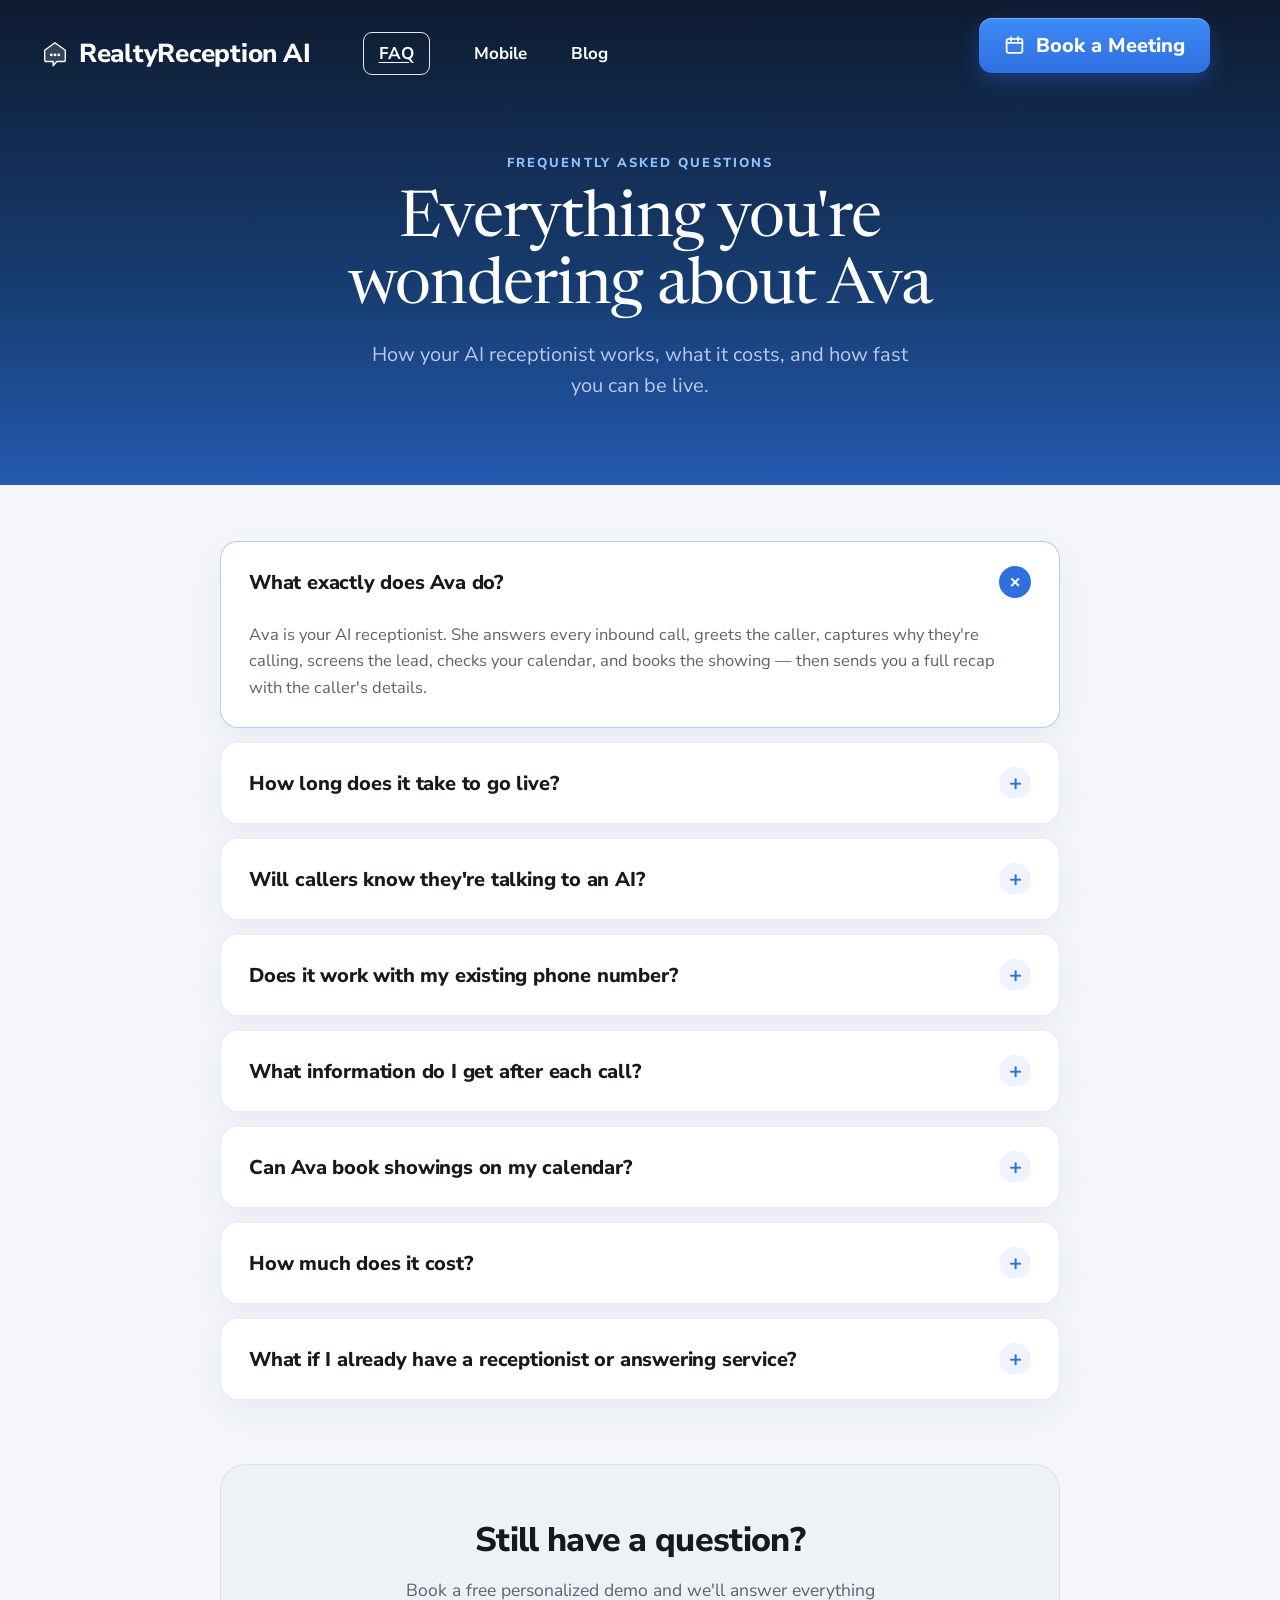
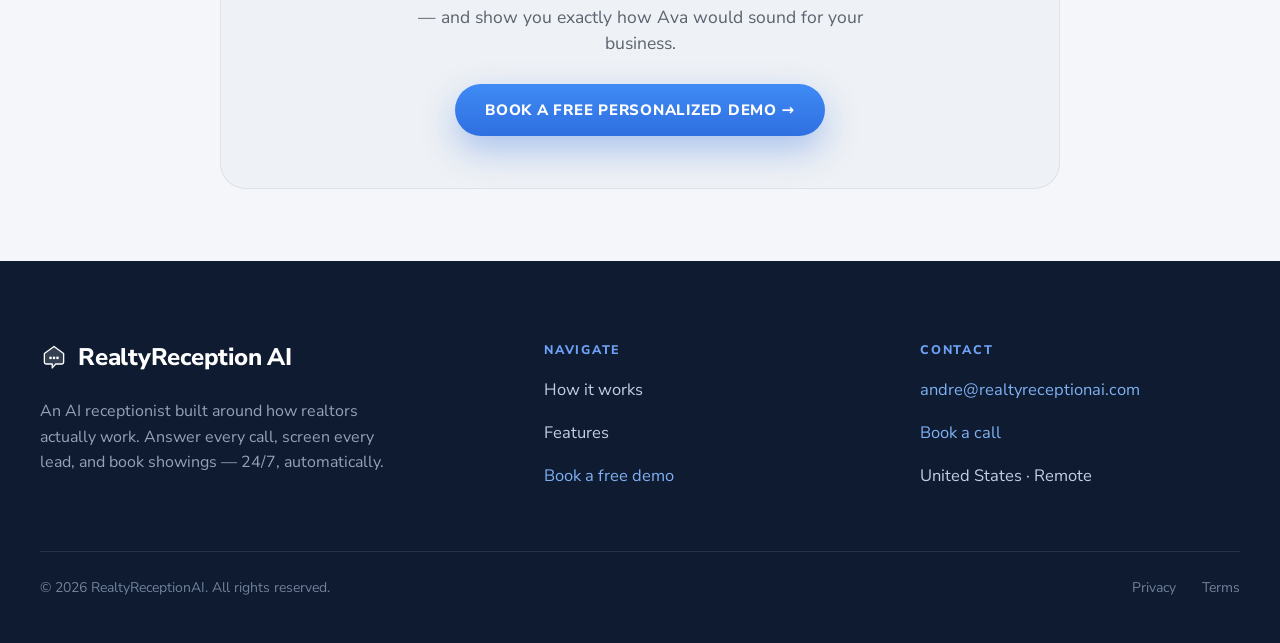
<file: faq.html>
<!doctype html>
<html lang="en">
<head>
<meta charset="utf-8">
<meta name="viewport" content="width=device-width, initial-scale=1">
<title>FAQ — RealtyReceptionAI</title>
<meta name="description" content="Answers to common questions about Ava, your AI phone receptionist for real estate agents — how she works, what she costs, and how fast you can go live.">
<link rel="preconnect" href="https://fonts.googleapis.com">
<link rel="preconnect" href="https://fonts.gstatic.com" crossorigin>
<link href="https://fonts.googleapis.com/css2?family=Newsreader:opsz,wght@6..72,400;6..72,500&family=Nunito+Sans:wght@400;600;700;800&display=swap" rel="stylesheet">
<link rel="stylesheet" href="css/styles.css">
</head>
<body>
<header class="nav">
  <nav class="nav__inner">
    <a href="index.html" class="nav__logo">
      <svg width="30" height="30" viewBox="0 0 64 64" fill="none"><path d="M32 8 L54 24 V44 a4 4 0 0 1-4 4 H36 l-8 9 v-9 H14 a4 4 0 0 1-4-4 V24 Z" fill="rgba(255,255,255,.16)" stroke="#fff" stroke-width="3" stroke-linejoin="round"/><circle cx="24" cy="34" r="3" fill="#fff"/><circle cx="32" cy="34" r="3" fill="#fff"/><circle cx="40" cy="34" r="3" fill="#fff"/></svg>
      <span>RealtyReception<span class="nav__logo-ai">AI</span></span>
    </a>
    <a href="faq.html" class="nav__link nav__link--faq">FAQ</a>
    <a href="#" class="nav__link">Mobile</a>
    <a href="#" class="nav__link">Blog</a>
    <a href="https://calendly.com/andre-devilladesign/free-20-minute-chat" target="_blank" rel="noopener" class="nav__cta">
      <svg width="21" height="21" viewBox="0 0 24 24" fill="none" stroke="#fff" stroke-width="2" stroke-linecap="round" stroke-linejoin="round"><rect x="3" y="4.5" width="18" height="16" rx="2.5"/><path d="M3 9h18M8 2.5v4M16 2.5v4"/></svg>
      Book a Meeting
    </a>
  </nav>
</header>

<div class="mnav">
  <div class="mnav__bar">
    <a href="index.html" class="mnav__logo">
      <svg width="24" height="24" viewBox="0 0 64 64" fill="none"><path d="M32 8 L54 24 V44 a4 4 0 0 1-4 4 H36 l-8 9 v-9 H14 a4 4 0 0 1-4-4 V24 Z" fill="rgba(255,255,255,.16)" stroke="#fff" stroke-width="3" stroke-linejoin="round"/><circle cx="24" cy="34" r="3" fill="#fff"/><circle cx="32" cy="34" r="3" fill="#fff"/><circle cx="40" cy="34" r="3" fill="#fff"/></svg>
      <span>RealtyReception<span class="nav__logo-ai">AI</span></span>
    </a>
    <button type="button" class="mnav__toggle" aria-label="Menu" aria-expanded="false">
      <span></span><span></span><span></span>
    </button>
  </div>
  <div class="mnav__menu">
    <a href="index.html#how-we-work" class="mnav__item">How it works</a>
    <a href="index.html#" class="mnav__item">Features</a>
    <a href="index.html#" class="mnav__item">Pricing</a>
    <a href="faq.html" class="mnav__item">FAQ</a>
    <a href="https://calendly.com/andre-devilladesign/free-20-minute-chat" target="_blank" rel="noopener" class="mnav__item mnav__item--cta">
      <svg width="18" height="18" viewBox="0 0 24 24" fill="none" stroke="#fff" stroke-width="2" stroke-linecap="round" stroke-linejoin="round"><rect x="3" y="4.5" width="18" height="16" rx="2.5"/><path d="M3 9h18M8 2.5v4M16 2.5v4"/></svg>
      Book a Meeting
    </a>
  </div>
</div>

<section class="faq-header">
  <div class="hero__spacer"></div>
  <div class="faq-header__inner">
    <div class="faq-header__eyebrow">Frequently asked questions</div>
    <h1 class="faq-header__title">Everything you're wondering about Ava</h1>
    <p class="faq-header__subtitle">How your AI receptionist works, what it costs, and how fast you can be live.</p>
  </div>
</section>

<section class="faq-list-section">
  <div class="faq-list">

    <div class="faq-item is-open">
      <button type="button" class="faq-item__question" aria-expanded="true" aria-controls="faq-answer-1" id="faq-question-1">
        <span>What exactly does Ava do?</span>
        <span class="faq-item__icon" aria-hidden="true">+</span>
      </button>
      <div class="faq-item__answer" id="faq-answer-1" role="region" aria-labelledby="faq-question-1">
        <p>Ava is your AI receptionist. She answers every inbound call, greets the caller, captures why they're calling, screens the lead, checks your calendar, and books the showing — then sends you a full recap with the caller's details.</p>
      </div>
    </div>

    <div class="faq-item">
      <button type="button" class="faq-item__question" aria-expanded="false" aria-controls="faq-answer-2" id="faq-question-2">
        <span>How long does it take to go live?</span>
        <span class="faq-item__icon" aria-hidden="true">+</span>
      </button>
      <div class="faq-item__answer" id="faq-answer-2" role="region" aria-labelledby="faq-question-2">
        <p>Most agents are live within a few days. After a short discovery call, we train Ava on your listings, hours, and how you like to talk to leads, then you forward your line and she starts answering.</p>
      </div>
    </div>

    <div class="faq-item">
      <button type="button" class="faq-item__question" aria-expanded="false" aria-controls="faq-answer-3" id="faq-question-3">
        <span>Will callers know they're talking to an AI?</span>
        <span class="faq-item__icon" aria-hidden="true">+</span>
      </button>
      <div class="faq-item__answer" id="faq-answer-3" role="region" aria-labelledby="faq-question-3">
        <p>Ava sounds natural and conversational. She introduces herself as your receptionist and handles the call professionally. If a caller ever needs a human, she can route or take a message based on your rules.</p>
      </div>
    </div>

    <div class="faq-item">
      <button type="button" class="faq-item__question" aria-expanded="false" aria-controls="faq-answer-4" id="faq-question-4">
        <span>Does it work with my existing phone number?</span>
        <span class="faq-item__icon" aria-hidden="true">+</span>
      </button>
      <div class="faq-item__answer" id="faq-answer-4" role="region" aria-labelledby="faq-question-4">
        <p>No — Ava operates through a separate, dedicated phone number for both inbound and outbound calls. You can display it on your listings and marketing, or forward your existing line to it. Every call routes through this number so it's fully tracked with a transcript and recap.</p>
      </div>
    </div>

    <div class="faq-item">
      <button type="button" class="faq-item__question" aria-expanded="false" aria-controls="faq-answer-5" id="faq-question-5">
        <span>What information do I get after each call?</span>
        <span class="faq-item__icon" aria-hidden="true">+</span>
      </button>
      <div class="faq-item__answer" id="faq-answer-5" role="region" aria-labelledby="faq-question-5">
        <p>You get a real-time recap: the caller's name and number, why they called, their budget and timeline, any showing booked, sentiment, and a full transcript — delivered straight to your inbox.</p>
      </div>
    </div>

    <div class="faq-item">
      <button type="button" class="faq-item__question" aria-expanded="false" aria-controls="faq-answer-6" id="faq-question-6">
        <span>Can Ava book showings on my calendar?</span>
        <span class="faq-item__icon" aria-hidden="true">+</span>
      </button>
      <div class="faq-item__answer" id="faq-answer-6" role="region" aria-labelledby="faq-question-6">
        <p>Yes. Ava checks your connected calendar for availability, offers open times, and books the appointment during the call — so leads are locked in before they call the next agent.</p>
      </div>
    </div>

    <div class="faq-item">
      <button type="button" class="faq-item__question" aria-expanded="false" aria-controls="faq-answer-7" id="faq-question-7">
        <span>How much does it cost?</span>
        <span class="faq-item__icon" aria-hidden="true">+</span>
      </button>
      <div class="faq-item__answer" id="faq-answer-7" role="region" aria-labelledby="faq-question-7">
        <p>Pricing depends on your call volume and the features you need. Book a free personalized demo and we'll walk you through a plan tailored to your business.</p>
      </div>
    </div>

    <div class="faq-item">
      <button type="button" class="faq-item__question" aria-expanded="false" aria-controls="faq-answer-8" id="faq-question-8">
        <span>What if I already have a receptionist or answering service?</span>
        <span class="faq-item__icon" aria-hidden="true">+</span>
      </button>
      <div class="faq-item__answer" id="faq-answer-8" role="region" aria-labelledby="faq-question-8">
        <p>Ava complements or replaces traditional answering services. She never misses a call, works 24/7, and captures far more detail — at a fraction of the cost of staffing every hour.</p>
      </div>
    </div>

  </div>
</section>

<section class="faq-cta-section">
  <div class="faq-cta">
    <h2>Still have a question?</h2>
    <p>Book a free personalized demo and we'll answer everything — and show you exactly how Ava would sound for your business.</p>
    <a href="https://calendly.com/andre-devilladesign/free-20-minute-chat" target="_blank" rel="noopener" class="faq-cta__btn">Book a free personalized demo →</a>
  </div>
</section>

<footer class="footer">
  <div class="footer__inner">
    <div class="footer__grid">
      <div class="footer__brand">
        <a href="index.html" class="footer__logo">
          <svg width="28" height="28" viewBox="0 0 64 64" fill="none"><path d="M32 8 L54 24 V44 a4 4 0 0 1-4 4 H36 l-8 9 v-9 H14 a4 4 0 0 1-4-4 V24 Z" fill="rgba(255,255,255,.16)" stroke="#fff" stroke-width="3" stroke-linejoin="round"/><circle cx="24" cy="34" r="3" fill="#fff"/><circle cx="32" cy="34" r="3" fill="#fff"/><circle cx="40" cy="34" r="3" fill="#fff"/></svg>
          <span>RealtyReception<span class="nav__logo-ai">AI</span></span>
        </a>
        <p>An AI receptionist built around how realtors actually work. Answer every call, screen every lead, and book showings — 24/7, automatically.</p>
      </div>
      <div class="footer__col">
        <div class="footer__col-title">Navigate</div>
        <a href="index.html#how-we-work">How it works</a>
        <a href="index.html#">Features</a>
        <a href="https://calendly.com/andre-devilladesign/free-20-minute-chat" target="_blank" rel="noopener">Book a free demo</a>
      </div>
      <div class="footer__col">
        <div class="footer__col-title">Contact</div>
        <a href="mailto:andre@realtyreceptionai.com">andre@realtyreceptionai.com</a>
        <a href="https://calendly.com/andre-devilladesign/free-20-minute-chat" target="_blank" rel="noopener">Book a call</a>
        <span>United States · Remote</span>
      </div>
    </div>
    <div class="footer__bottom">
      <span>© 2026 RealtyReceptionAI. All rights reserved.</span>
      <div class="footer__legal"><a href="#">Privacy</a><a href="#">Terms</a></div>
    </div>
  </div>
</footer>
<script type="module" src="js/main.js"></script>
</body>
</html>
</file>
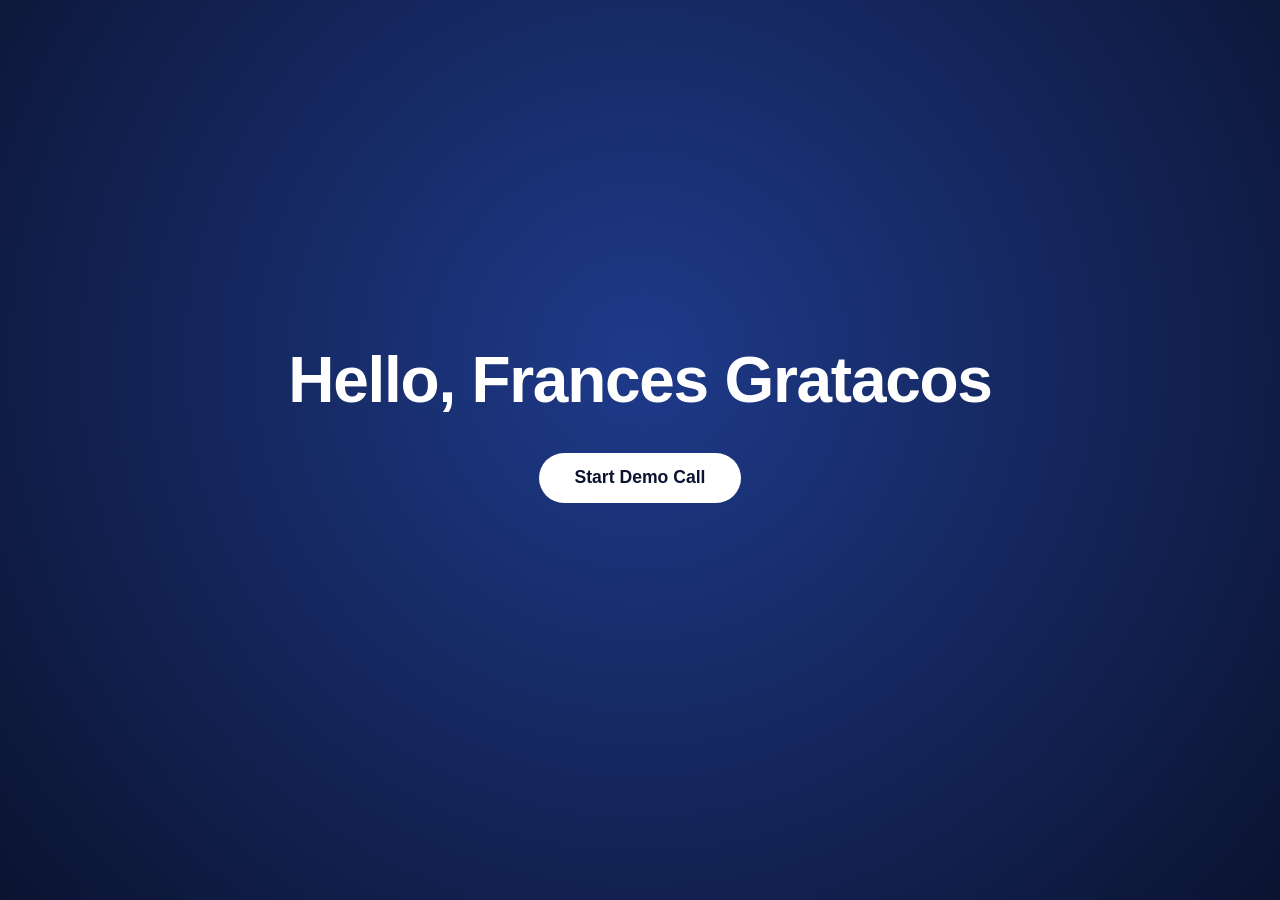
<file: frances.html>
<!DOCTYPE html>
<html lang="en">
<head>
<meta charset="UTF-8">
<meta name="viewport" content="width=device-width, initial-scale=1.0">
<meta name="robots" content="noindex, nofollow">
<title>Hello, Frances Gratacos</title>
<style>
  html, body {
    margin: 0;
    padding: 0;
    height: 100%;
    width: 100%;
    background: radial-gradient(circle at 50% 40%, #1e3a8a 0%, #0b1330 100%);
    display: flex;
    align-items: center;
    justify-content: center;
    font-family: -apple-system, BlinkMacSystemFont, "Segoe UI", Roboto, Helvetica, Arial, sans-serif;
  }
  .wrap {
    display: flex;
    flex-direction: column;
    align-items: center;
    gap: 2.25rem;
    padding: 0 1.5rem;
  }
  h1 {
    color: #ffffff;
    font-size: clamp(2rem, 6vw, 4rem);
    font-weight: 600;
    text-align: center;
    margin: 0;
    letter-spacing: -0.02em;
  }
  #demo-btn {
    font-family: inherit;
    font-size: 1.1rem;
    font-weight: 600;
    color: #0b1330;
    background: #ffffff;
    border: none;
    border-radius: 999px;
    padding: 0.9rem 2.2rem;
    cursor: pointer;
    transition: transform 0.15s ease, background 0.15s ease;
  }
  #demo-btn:hover { transform: translateY(-1px); }
  #demo-btn.live {
    background: #dc2626;
    color: #ffffff;
  }
  #demo-status {
    color: #bcd0ff;
    font-size: 0.95rem;
    min-height: 1.2em;
  }
</style>
</head>
<body>
  <div class="wrap">
    <h1>Hello, Frances Gratacos</h1>
    <button id="demo-btn">Start Demo Call</button>
    <div id="demo-status"></div>
  </div>

  <script>
    const ELEVENLABS_AGENT_ID = 'agent_8901kz982vnkex7928c7dsgrywxt';
    const ELEVENLABS_SDK_URL = 'https://cdn.jsdelivr.net/npm/@elevenlabs/client@1.15.0/+esm';

    const btn = document.getElementById('demo-btn');
    const status = document.getElementById('demo-status');
    let conversation = null;

    const setIdle = () => {
      conversation = null;
      btn.textContent = 'Start Demo Call';
      btn.classList.remove('live');
      btn.disabled = false;
    };

    const startCall = async () => {
      btn.disabled = true;
      status.textContent = 'Connecting…';
      try {
        const { Conversation } = await import(/* webpackIgnore: true */ ELEVENLABS_SDK_URL);
        await navigator.mediaDevices.getUserMedia({ audio: true });
        conversation = await Conversation.startSession({
          agentId: ELEVENLABS_AGENT_ID,
          connectionType: 'webrtc',
          onConnect: () => {
            status.textContent = 'Live — call connected';
            btn.textContent = 'End Call';
            btn.classList.add('live');
            btn.disabled = false;
          },
          onDisconnect: () => {
            status.textContent = 'Call ended';
            setIdle();
          },
          onError: (err) => {
            console.error('ElevenLabs conversation error', err);
            status.textContent = 'Call failed';
            setIdle();
          },
        });
      } catch (err) {
        console.error('Could not start ElevenLabs conversation', err);
        status.textContent = 'Mic access needed';
        setIdle();
      }
    };

    const endCall = async () => {
      btn.disabled = true;
      const active = conversation;
      conversation = null;
      if (active) await active.endSession().catch(() => {});
      status.textContent = 'Call ended';
      setIdle();
    };

    btn.addEventListener('click', () => {
      if (conversation) endCall();
      else startCall();
    });
  </script>
</body>
</html>
</file>
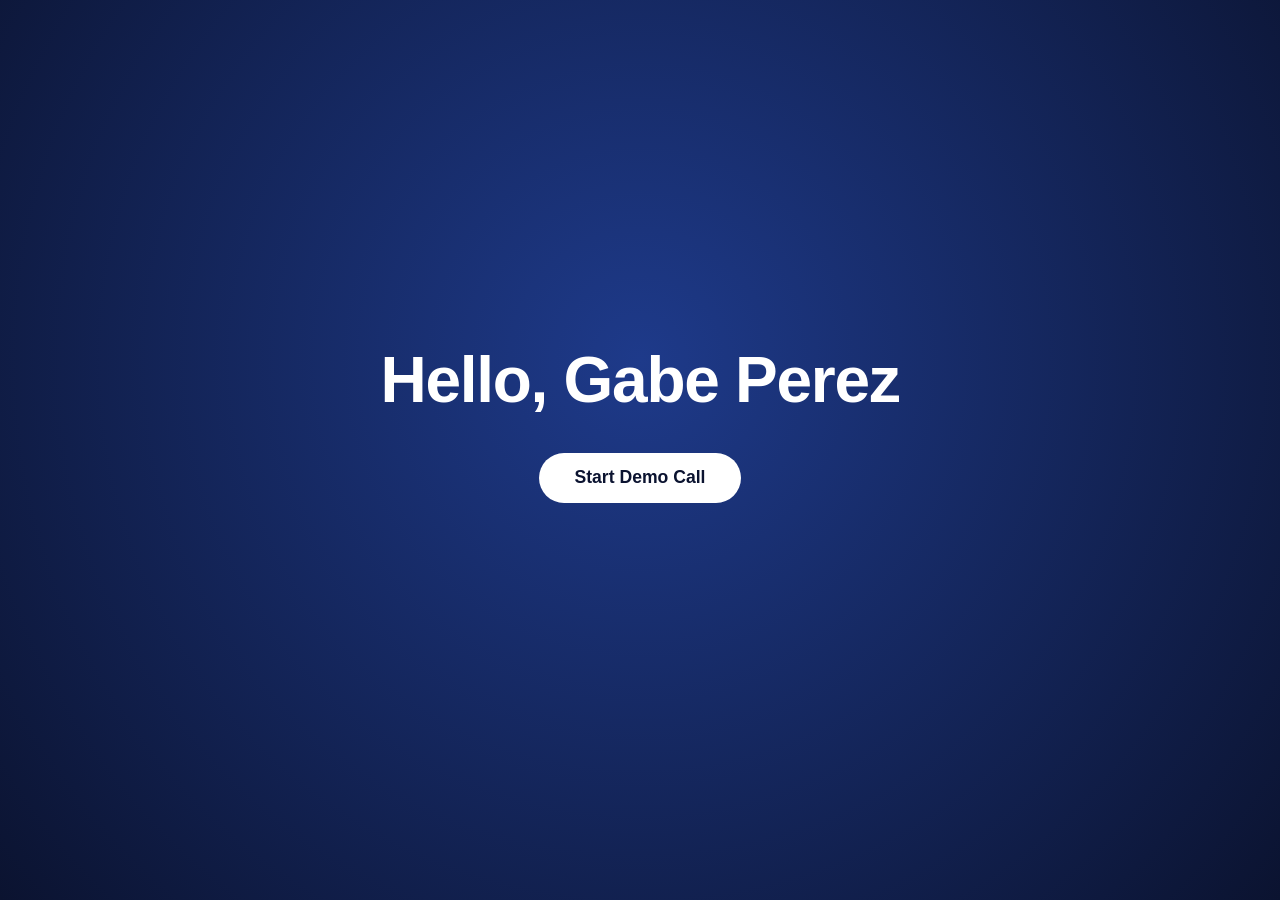
<file: gabe.html>
<!DOCTYPE html>
<html lang="en">
<head>
<meta charset="UTF-8">
<meta name="viewport" content="width=device-width, initial-scale=1.0">
<meta name="robots" content="noindex, nofollow">
<title>Hello, Gabe Perez</title>
<style>
  html, body {
    margin: 0;
    padding: 0;
    height: 100%;
    width: 100%;
    background: radial-gradient(circle at 50% 40%, #1e3a8a 0%, #0b1330 100%);
    display: flex;
    align-items: center;
    justify-content: center;
    font-family: -apple-system, BlinkMacSystemFont, "Segoe UI", Roboto, Helvetica, Arial, sans-serif;
  }
  .wrap {
    display: flex;
    flex-direction: column;
    align-items: center;
    gap: 2.25rem;
    padding: 0 1.5rem;
  }
  h1 {
    color: #ffffff;
    font-size: clamp(2rem, 6vw, 4rem);
    font-weight: 600;
    text-align: center;
    margin: 0;
    letter-spacing: -0.02em;
  }
  #demo-btn {
    font-family: inherit;
    font-size: 1.1rem;
    font-weight: 600;
    color: #0b1330;
    background: #ffffff;
    border: none;
    border-radius: 999px;
    padding: 0.9rem 2.2rem;
    cursor: pointer;
    transition: transform 0.15s ease, background 0.15s ease;
  }
  #demo-btn:hover { transform: translateY(-1px); }
  #demo-btn.live {
    background: #dc2626;
    color: #ffffff;
  }
  #demo-status {
    color: #bcd0ff;
    font-size: 0.95rem;
    min-height: 1.2em;
  }
</style>
</head>
<body>
  <div class="wrap">
    <h1>Hello, Gabe Perez</h1>
    <button id="demo-btn">Start Demo Call</button>
    <div id="demo-status"></div>
  </div>

  <script>
    const ELEVENLABS_AGENT_ID = 'agent_2801kz4d0bqxfthvztzh8bn9jd38';
    const ELEVENLABS_SDK_URL = 'https://cdn.jsdelivr.net/npm/@elevenlabs/client@1.15.0/+esm';

    const btn = document.getElementById('demo-btn');
    const status = document.getElementById('demo-status');
    let conversation = null;

    const setIdle = () => {
      conversation = null;
      btn.textContent = 'Start Demo Call';
      btn.classList.remove('live');
      btn.disabled = false;
    };

    const startCall = async () => {
      btn.disabled = true;
      status.textContent = 'Connecting…';
      try {
        const { Conversation } = await import(/* webpackIgnore: true */ ELEVENLABS_SDK_URL);
        await navigator.mediaDevices.getUserMedia({ audio: true });
        conversation = await Conversation.startSession({
          agentId: ELEVENLABS_AGENT_ID,
          connectionType: 'webrtc',
          onConnect: () => {
            status.textContent = 'Live — call connected';
            btn.textContent = 'End Call';
            btn.classList.add('live');
            btn.disabled = false;
          },
          onDisconnect: () => {
            status.textContent = 'Call ended';
            setIdle();
          },
          onError: (err) => {
            console.error('ElevenLabs conversation error', err);
            status.textContent = 'Call failed';
            setIdle();
          },
        });
      } catch (err) {
        console.error('Could not start ElevenLabs conversation', err);
        status.textContent = 'Mic access needed';
        setIdle();
      }
    };

    const endCall = async () => {
      btn.disabled = true;
      const active = conversation;
      conversation = null;
      if (active) await active.endSession().catch(() => {});
      status.textContent = 'Call ended';
      setIdle();
    };

    btn.addEventListener('click', () => {
      if (conversation) endCall();
      else startCall();
    });
  </script>
</body>
</html>
</file>
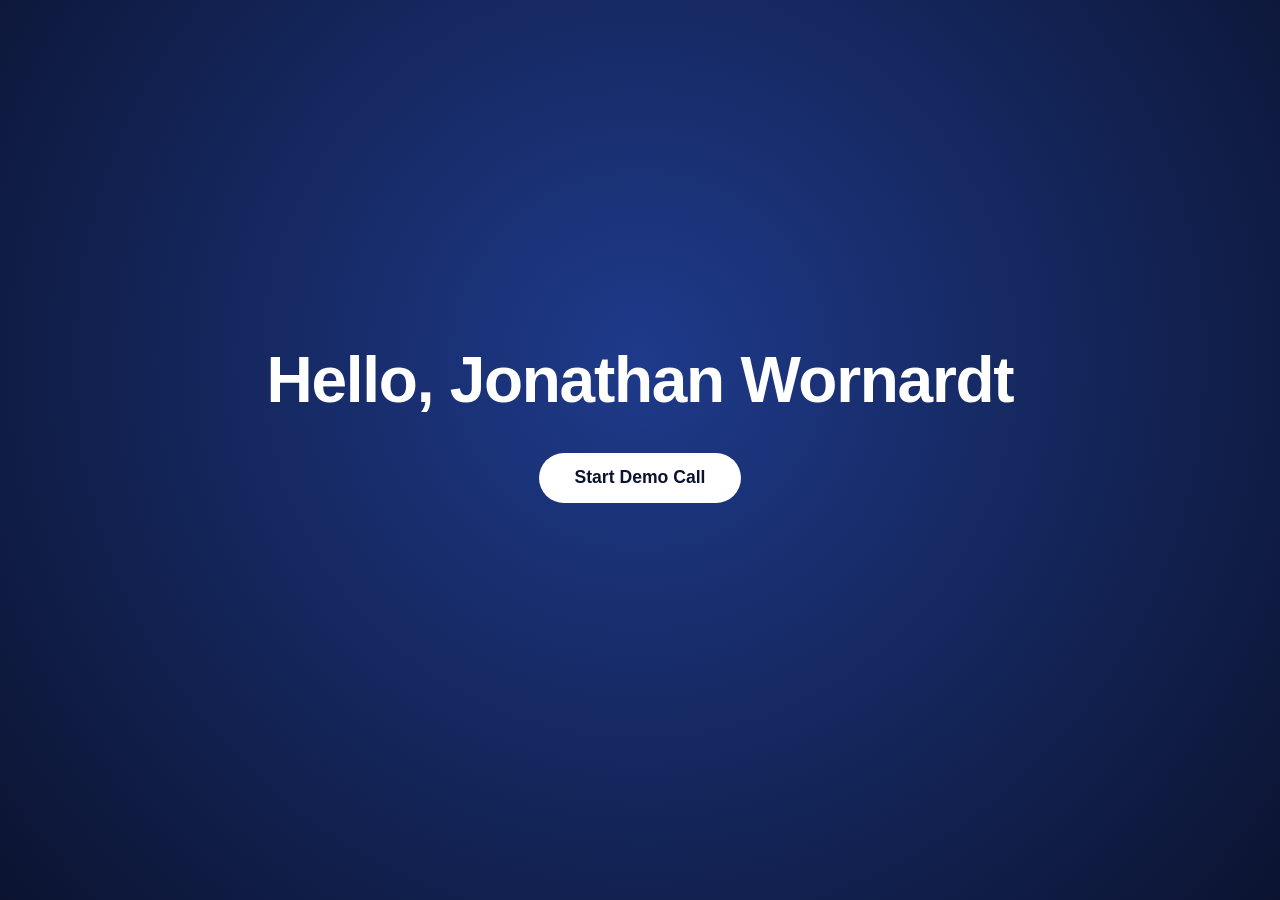
<file: jonathan.html>
<!DOCTYPE html>
<html lang="en">
<head>
<meta charset="UTF-8">
<meta name="viewport" content="width=device-width, initial-scale=1.0">
<meta name="robots" content="noindex, nofollow">
<title>Hello, Jonathan Wornardt</title>
<style>
  html, body {
    margin: 0;
    padding: 0;
    height: 100%;
    width: 100%;
    background: radial-gradient(circle at 50% 40%, #1e3a8a 0%, #0b1330 100%);
    display: flex;
    align-items: center;
    justify-content: center;
    font-family: -apple-system, BlinkMacSystemFont, "Segoe UI", Roboto, Helvetica, Arial, sans-serif;
  }
  .wrap {
    display: flex;
    flex-direction: column;
    align-items: center;
    gap: 2.25rem;
    padding: 0 1.5rem;
  }
  h1 {
    color: #ffffff;
    font-size: clamp(2rem, 6vw, 4rem);
    font-weight: 600;
    text-align: center;
    margin: 0;
    letter-spacing: -0.02em;
  }
  #demo-btn {
    font-family: inherit;
    font-size: 1.1rem;
    font-weight: 600;
    color: #0b1330;
    background: #ffffff;
    border: none;
    border-radius: 999px;
    padding: 0.9rem 2.2rem;
    cursor: pointer;
    transition: transform 0.15s ease, background 0.15s ease;
  }
  #demo-btn:hover { transform: translateY(-1px); }
  #demo-btn.live {
    background: #dc2626;
    color: #ffffff;
  }
  #demo-status {
    color: #bcd0ff;
    font-size: 0.95rem;
    min-height: 1.2em;
  }
</style>
</head>
<body>
  <div class="wrap">
    <h1>Hello, Jonathan Wornardt</h1>
    <button id="demo-btn">Start Demo Call</button>
    <div id="demo-status"></div>
  </div>

  <script>
    const ELEVENLABS_AGENT_ID = 'agent_3201kxcj87s3fc0tk4cw9pztmp6q';
    const ELEVENLABS_SDK_URL = 'https://cdn.jsdelivr.net/npm/@elevenlabs/client@1.15.0/+esm';

    const btn = document.getElementById('demo-btn');
    const status = document.getElementById('demo-status');
    let conversation = null;

    const setIdle = () => {
      conversation = null;
      btn.textContent = 'Start Demo Call';
      btn.classList.remove('live');
      btn.disabled = false;
    };

    const startCall = async () => {
      btn.disabled = true;
      status.textContent = 'Connecting…';
      try {
        const { Conversation } = await import(/* webpackIgnore: true */ ELEVENLABS_SDK_URL);
        await navigator.mediaDevices.getUserMedia({ audio: true });
        conversation = await Conversation.startSession({
          agentId: ELEVENLABS_AGENT_ID,
          connectionType: 'webrtc',
          onConnect: () => {
            status.textContent = 'Live — speaking with Ava';
            btn.textContent = 'End Call';
            btn.classList.add('live');
            btn.disabled = false;
          },
          onDisconnect: () => {
            status.textContent = 'Call ended';
            setIdle();
          },
          onError: (err) => {
            console.error('ElevenLabs conversation error', err);
            status.textContent = 'Call failed';
            setIdle();
          },
        });
      } catch (err) {
        console.error('Could not start ElevenLabs conversation', err);
        status.textContent = 'Mic access needed';
        setIdle();
      }
    };

    const endCall = async () => {
      btn.disabled = true;
      const active = conversation;
      conversation = null;
      if (active) await active.endSession().catch(() => {});
      status.textContent = 'Call ended';
      setIdle();
    };

    btn.addEventListener('click', () => {
      if (conversation) endCall();
      else startCall();
    });
  </script>
</body>
</html>
</file>
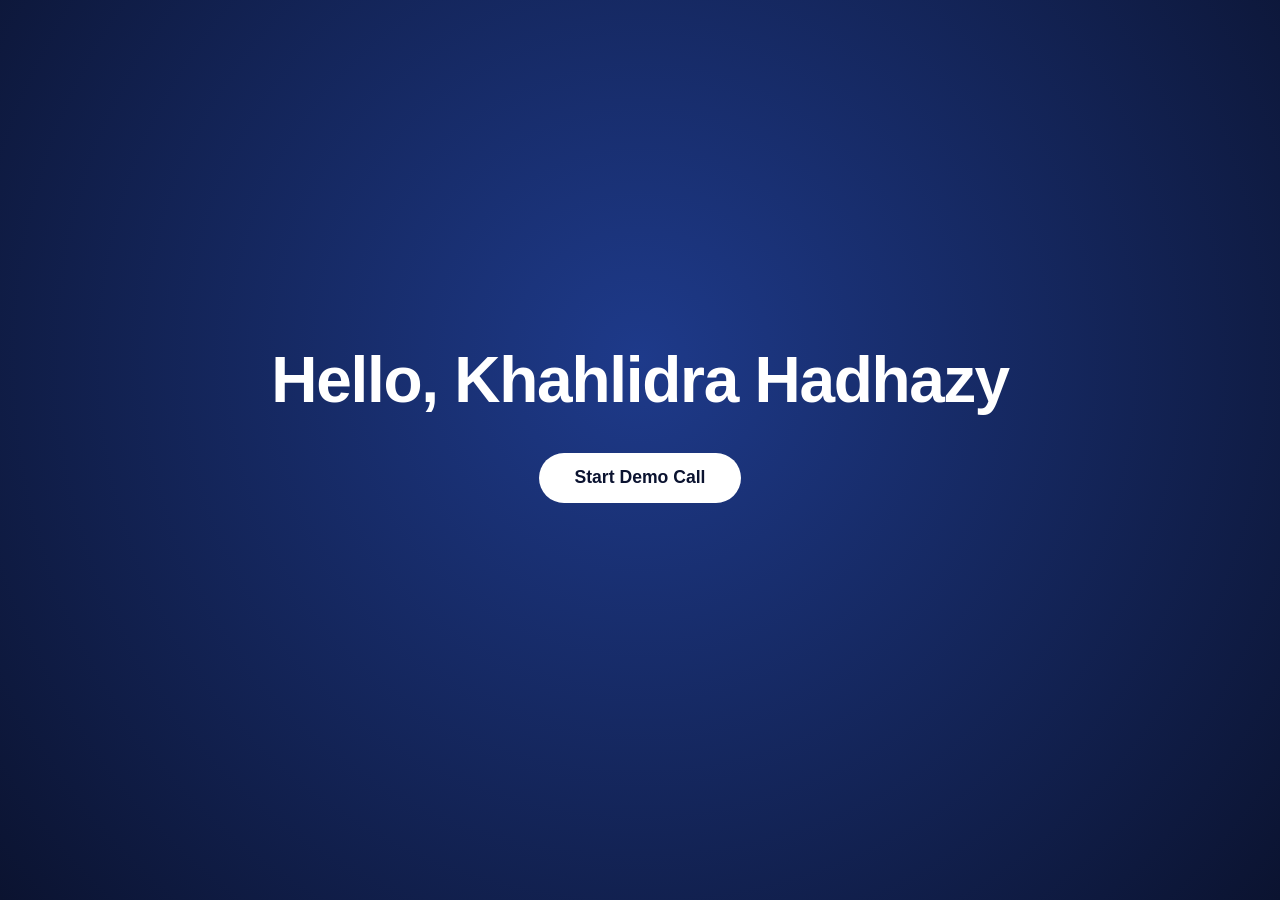
<file: khahlidra.html>
<!DOCTYPE html>
<html lang="en">
<head>
<meta charset="UTF-8">
<meta name="viewport" content="width=device-width, initial-scale=1.0">
<meta name="robots" content="noindex, nofollow">
<title>Hello, Khahlidra Hadhazy</title>
<style>
  html, body {
    margin: 0;
    padding: 0;
    height: 100%;
    width: 100%;
    background: radial-gradient(circle at 50% 40%, #1e3a8a 0%, #0b1330 100%);
    display: flex;
    align-items: center;
    justify-content: center;
    font-family: -apple-system, BlinkMacSystemFont, "Segoe UI", Roboto, Helvetica, Arial, sans-serif;
  }
  .wrap {
    display: flex;
    flex-direction: column;
    align-items: center;
    gap: 2.25rem;
    padding: 0 1.5rem;
  }
  h1 {
    color: #ffffff;
    font-size: clamp(2rem, 6vw, 4rem);
    font-weight: 600;
    text-align: center;
    margin: 0;
    letter-spacing: -0.02em;
  }
  #demo-btn {
    font-family: inherit;
    font-size: 1.1rem;
    font-weight: 600;
    color: #0b1330;
    background: #ffffff;
    border: none;
    border-radius: 999px;
    padding: 0.9rem 2.2rem;
    cursor: pointer;
    transition: transform 0.15s ease, background 0.15s ease;
  }
  #demo-btn:hover { transform: translateY(-1px); }
  #demo-btn.live {
    background: #dc2626;
    color: #ffffff;
  }
  #demo-status {
    color: #bcd0ff;
    font-size: 0.95rem;
    min-height: 1.2em;
  }
</style>
</head>
<body>
  <div class="wrap">
    <h1>Hello, Khahlidra Hadhazy</h1>
    <button id="demo-btn">Start Demo Call</button>
    <div id="demo-status"></div>
  </div>

  <script>
    const ELEVENLABS_AGENT_ID = 'agent_8301kz97jy2bfhfb50n72f2m9pgs';
    const ELEVENLABS_SDK_URL = 'https://cdn.jsdelivr.net/npm/@elevenlabs/client@1.15.0/+esm';

    const btn = document.getElementById('demo-btn');
    const status = document.getElementById('demo-status');
    let conversation = null;

    const setIdle = () => {
      conversation = null;
      btn.textContent = 'Start Demo Call';
      btn.classList.remove('live');
      btn.disabled = false;
    };

    const startCall = async () => {
      btn.disabled = true;
      status.textContent = 'Connecting…';
      try {
        const { Conversation } = await import(/* webpackIgnore: true */ ELEVENLABS_SDK_URL);
        await navigator.mediaDevices.getUserMedia({ audio: true });
        conversation = await Conversation.startSession({
          agentId: ELEVENLABS_AGENT_ID,
          connectionType: 'webrtc',
          onConnect: () => {
            status.textContent = 'Live — call connected';
            btn.textContent = 'End Call';
            btn.classList.add('live');
            btn.disabled = false;
          },
          onDisconnect: () => {
            status.textContent = 'Call ended';
            setIdle();
          },
          onError: (err) => {
            console.error('ElevenLabs conversation error', err);
            status.textContent = 'Call failed';
            setIdle();
          },
        });
      } catch (err) {
        console.error('Could not start ElevenLabs conversation', err);
        status.textContent = 'Mic access needed';
        setIdle();
      }
    };

    const endCall = async () => {
      btn.disabled = true;
      const active = conversation;
      conversation = null;
      if (active) await active.endSession().catch(() => {});
      status.textContent = 'Call ended';
      setIdle();
    };

    btn.addEventListener('click', () => {
      if (conversation) endCall();
      else startCall();
    });
  </script>
</body>
</html>
</file>
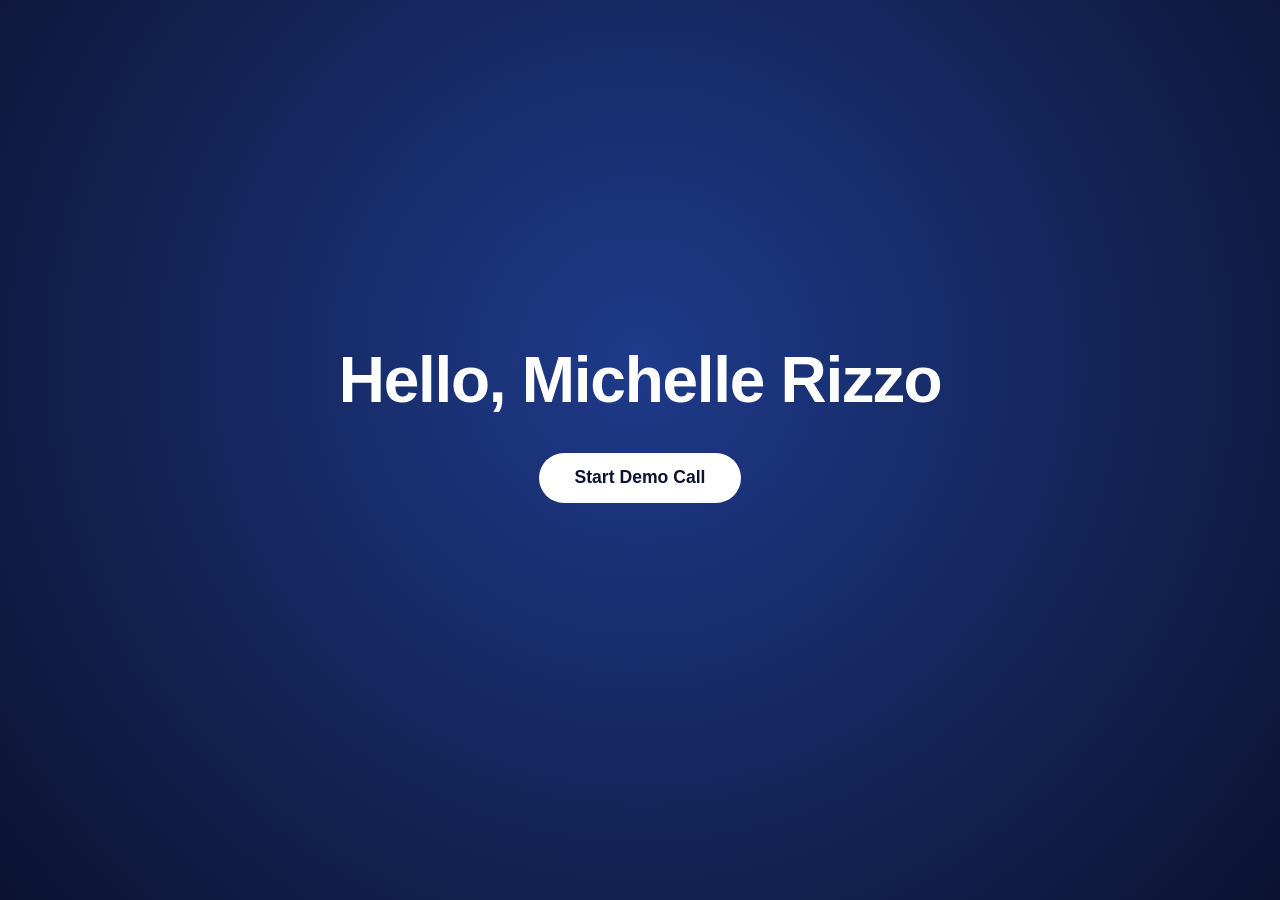
<file: michelle.html>
<!DOCTYPE html>
<html lang="en">
<head>
<meta charset="UTF-8">
<meta name="viewport" content="width=device-width, initial-scale=1.0">
<meta name="robots" content="noindex, nofollow">
<title>Hello, Michelle Rizzo</title>
<style>
  html, body {
    margin: 0;
    padding: 0;
    height: 100%;
    width: 100%;
    background: radial-gradient(circle at 50% 40%, #1e3a8a 0%, #0b1330 100%);
    display: flex;
    align-items: center;
    justify-content: center;
    font-family: -apple-system, BlinkMacSystemFont, "Segoe UI", Roboto, Helvetica, Arial, sans-serif;
  }
  .wrap {
    display: flex;
    flex-direction: column;
    align-items: center;
    gap: 2.25rem;
    padding: 0 1.5rem;
  }
  h1 {
    color: #ffffff;
    font-size: clamp(2rem, 6vw, 4rem);
    font-weight: 600;
    text-align: center;
    margin: 0;
    letter-spacing: -0.02em;
  }
  #demo-btn {
    font-family: inherit;
    font-size: 1.1rem;
    font-weight: 600;
    color: #0b1330;
    background: #ffffff;
    border: none;
    border-radius: 999px;
    padding: 0.9rem 2.2rem;
    cursor: pointer;
    transition: transform 0.15s ease, background 0.15s ease;
  }
  #demo-btn:hover { transform: translateY(-1px); }
  #demo-btn.live {
    background: #dc2626;
    color: #ffffff;
  }
  #demo-status {
    color: #bcd0ff;
    font-size: 0.95rem;
    min-height: 1.2em;
  }
</style>
</head>
<body>
  <div class="wrap">
    <h1>Hello, Michelle Rizzo</h1>
    <button id="demo-btn">Start Demo Call</button>
    <div id="demo-status"></div>
  </div>

  <script>
    const ELEVENLABS_AGENT_ID = 'agent_1401kz99w377f2haxnz5d6918n37';
    const ELEVENLABS_SDK_URL = 'https://cdn.jsdelivr.net/npm/@elevenlabs/client@1.15.0/+esm';

    const btn = document.getElementById('demo-btn');
    const status = document.getElementById('demo-status');
    let conversation = null;

    const setIdle = () => {
      conversation = null;
      btn.textContent = 'Start Demo Call';
      btn.classList.remove('live');
      btn.disabled = false;
    };

    const startCall = async () => {
      btn.disabled = true;
      status.textContent = 'Connecting…';
      try {
        const { Conversation } = await import(/* webpackIgnore: true */ ELEVENLABS_SDK_URL);
        await navigator.mediaDevices.getUserMedia({ audio: true });
        conversation = await Conversation.startSession({
          agentId: ELEVENLABS_AGENT_ID,
          connectionType: 'webrtc',
          onConnect: () => {
            status.textContent = 'Live — call connected';
            btn.textContent = 'End Call';
            btn.classList.add('live');
            btn.disabled = false;
          },
          onDisconnect: () => {
            status.textContent = 'Call ended';
            setIdle();
          },
          onError: (err) => {
            console.error('ElevenLabs conversation error', err);
            status.textContent = 'Call failed';
            setIdle();
          },
        });
      } catch (err) {
        console.error('Could not start ElevenLabs conversation', err);
        status.textContent = 'Mic access needed';
        setIdle();
      }
    };

    const endCall = async () => {
      btn.disabled = true;
      const active = conversation;
      conversation = null;
      if (active) await active.endSession().catch(() => {});
      status.textContent = 'Call ended';
      setIdle();
    };

    btn.addEventListener('click', () => {
      if (conversation) endCall();
      else startCall();
    });
  </script>
</body>
</html>
</file>
<file: css/styles.css>
*, *::before, *::after { box-sizing: border-box; }
html, body { margin: 0; padding: 0; }
body { font-family: var(--font-sans); }
a { color: inherit; text-decoration: none; }
img { max-width: 100%; display: block; }
button { font: inherit; cursor: pointer; }

:root {
  --font-serif: 'Newsreader', Georgia, serif;
  --font-sans: 'Nunito Sans', system-ui, sans-serif;
  --blue-primary: #2f6fe0;
  --blue-mid: #3f8bf5;
  --blue-light: #6ea2f6;
  --ink: #161a1e;
  --ink-soft: #5a636e;
  --surface-soft: #eef1f5;
  --surface-navy: #0e1b30;
}

.hero {
  position: relative;
  width: 100%;
  min-height: 900px;
  overflow: hidden;
  background: #2c8bf1 url('../assets/mountain-tall-1.jpg') center bottom / 122% auto no-repeat;
}

@keyframes ringShake {
  0%, 100% { transform: rotate(0); }
  18% { transform: rotate(-11deg); }
  36% { transform: rotate(10deg); }
  54% { transform: rotate(-7deg); }
  72% { transform: rotate(5deg); }
}
@keyframes phKnobPulse {
  0% { box-shadow: 0 0 0 0 rgba(52,199,89,.45); }
  70% { box-shadow: 0 0 0 18px rgba(52,199,89,0); }
  100% { box-shadow: 0 0 0 0 rgba(52,199,89,0); }
}
@keyframes phChev {
  0% { opacity: .2; } 50% { opacity: .9; } 100% { opacity: .2; }
}
@keyframes phTapCursor {
  0% { transform: translateX(-14px) translateY(70px) scale(1); }
  22% { transform: translateX(-14px) translateY(-73px) scale(1); }
  34% { transform: translateX(-14px) translateY(-73px) scale(.8); }
  44% { transform: translateX(-14px) translateY(-73px) scale(1); }
  56% { transform: translateX(-14px) translateY(-73px) scale(.8); }
  66% { transform: translateX(-14px) translateY(-73px) scale(1); }
  67% { transform: translateX(-14px) translateY(70px) scale(1); }
  100% { transform: translateX(-14px) translateY(70px) scale(1); }
}
@keyframes phSwipeCursor {
  0% { transform: translateX(0) scale(1); opacity: .5; }
  15% { transform: translateX(0) scale(.85); opacity: 1; }
  80% { transform: translateX(150px) scale(.85); opacity: 1; }
  100% { transform: translateX(150px) scale(1); opacity: 0; }
}
@keyframes avatarGlow {
  0%, 100% { box-shadow: 0 10px 26px rgba(20,40,90,.4), 0 0 0 0 rgba(110,162,246,.55); }
  50% { box-shadow: 0 10px 26px rgba(20,40,90,.4), 0 0 0 12px rgba(110,162,246,0); }
}

/* ===== NAV (desktop) ===== */
.nav { position: fixed; top: 0; left: 0; right: 0; z-index: 30; display: flex; justify-content: center; padding: 26px 40px 0; transition: padding .38s cubic-bezier(.4,0,.2,1); }
.nav__inner { display: flex; align-items: center; gap: 44px; width: 100%; max-width: 1400px; border-radius: 0; background: transparent; transition: max-width .38s cubic-bezier(.4,0,.2,1), padding .38s cubic-bezier(.4,0,.2,1), border-radius .38s cubic-bezier(.4,0,.2,1), background .38s ease, box-shadow .38s ease, backdrop-filter .38s ease; }
.nav__logo { display: flex; align-items: center; gap: 9px; font-weight: 800; font-size: 26px; letter-spacing: -.01em; color: #fff; margin-right: 8px; }
.nav__logo-ai { margin-left: 6px; }
.nav__link { font-weight: 700; font-size: 17px; color: #fff; }
.nav__link:hover { opacity: .85; }
.nav__link--faq { padding: 9px 15px; border: 1.5px solid rgba(255,255,255,.9); border-radius: 9px; text-decoration: underline; text-underline-offset: 3px; }
.nav__cta { margin-left: auto; transform: translate(-30px,-8px); display: inline-flex; align-items: center; gap: 11px; padding: 14px 25px; background: linear-gradient(180deg,#3f8bf5,#2f6fe0); color: #fff; font-weight: 800; font-size: 20px; border-radius: 13px; box-shadow: 0 8px 20px rgba(47,111,224,.35), inset 0 1px 0 rgba(255,255,255,.3); transition: transform .38s cubic-bezier(.4,0,.2,1); }
.nav__cta:hover { opacity: .85; }
.hero__spacer { height: 84px; }

.mnav { display: none; }

/* ===== HERO CONTENT ===== */
.hero__content { position: relative; z-index: 3; display: flex; flex-direction: column; align-items: center; text-align: center; padding: 60px 24px 0; }
.hero__title { font-family: var(--font-serif); font-weight: 400; font-size: 104px; line-height: 1.02; letter-spacing: -.01em; color: #fff; margin: 0; text-shadow: 0 1px 24px rgba(60,110,170,.18); }
.hero__subtitle { font-weight: 700; font-size: 26px; line-height: 1.4; color: #fff; max-width: 720px; margin: 44px auto 0; text-shadow: 0 1px 12px rgba(60,110,170,.2); }
.hero__cta { position: relative; z-index: 3; display: inline-flex; align-items: center; gap: 12px; margin-top: 52px; padding: 18px 32px; background: linear-gradient(180deg,#3f8bf5,#2f6fe0); color: #fff; font-weight: 800; font-size: 20px; border-radius: 12px; box-shadow: 0 12px 30px rgba(47,111,224,.4), inset 0 1px 0 rgba(255,255,255,.3); }
.hero__cta:hover { opacity: .85; }
.hero__demo-heading { text-align: center; margin-top: 120px; }
.hero__demo-heading h2 { font-family: var(--font-serif); font-weight: 400; font-size: 60px; line-height: 1.05; letter-spacing: -.01em; color: #fff; margin: 0; text-shadow: 0 1px 18px rgba(60,110,170,.2); }
.hero__demo-heading p { font-weight: 700; font-size: 18px; color: rgba(255,255,255,.9); margin: 14px 0 0; text-shadow: 0 1px 10px rgba(60,110,170,.2); }
.hero__fade { position: absolute; left: 0; right: 0; bottom: 0; height: 220px; background: linear-gradient(180deg, rgba(255,255,255,0) 0%, rgba(255,255,255,.5) 55%, #ffffff 100%); pointer-events: none; z-index: 2; }

/* ===== PHONE DEMO ===== */
.phone { position: relative; margin-top: 44px; margin-bottom: 60px; display: flex; justify-content: center; }
.phone__blur-bg { position: absolute; top: 50%; left: 50%; transform: translate(-50%,-50%); width: 346px; height: 660px; border-radius: 58px; background: rgba(255,255,255,.14); backdrop-filter: blur(22px); -webkit-backdrop-filter: blur(22px); box-shadow: 0 30px 80px rgba(30,50,90,.25); z-index: 0; }
.phone__glow-bg { position: absolute; top: 50%; left: 50%; transform: translate(-50%,-50%); width: 470px; height: 640px; border-radius: 50%; background: radial-gradient(closest-side, rgba(255,255,255,.45), rgba(255,255,255,0)); filter: blur(48px); z-index: 0; }
.phone__body { position: relative; z-index: 1; width: 300px; height: 614px; border-radius: 52px; background: #0a0a0c; padding: 12px; box-shadow: 0 40px 90px rgba(30,50,90,.35), 0 0 0 3px rgba(255,255,255,.14); }
.phone__screen { position: relative; width: 100%; height: 100%; border-radius: 42px; overflow: hidden; background: linear-gradient(180deg,#4a4038 0%,#3a3230 45%,#2b3550 100%); color: #fff; font-family: -apple-system, var(--font-sans); }
.phone__notch { position: absolute; top: 11px; left: 50%; transform: translateX(-50%); width: 90px; height: 22px; background: #0a0a0c; border-radius: 16px; z-index: 3; }
.phone__status-bar { display: flex; align-items: center; justify-content: space-between; padding: 15px 26px 0; font-size: 14px; font-weight: 600; }
.phone__status-icons { display: flex; align-items: center; gap: 5px; transform: translateX(9px); }
.phone__caller { text-align: center; margin-top: 46px; }
.phone__avatar { width: 92px; height: 92px; margin: 0 auto; border-radius: 50%; background: linear-gradient(155deg,#6ea2f6,#3f78e6); display: flex; align-items: center; justify-content: center; font-family: var(--font-serif); font-size: 38px; font-weight: 500; box-shadow: 0 10px 26px rgba(20,40,90,.4); }
.phone__screen[data-phase="ringing"] .phone__avatar { animation: ringShake 1.1s ease-in-out infinite; }
.phone__caller-name { font-size: 22px; font-weight: 500; letter-spacing: -.01em; margin-top: 16px; }
.phone__status-line { font-size: 17px; color: rgba(255,255,255,.7); margin-top: 6px; }

.phone__controls { position: absolute; bottom: 118px; left: 0; right: 0; display: none; grid-template-columns: repeat(3,1fr); row-gap: 38px; justify-items: center; padding: 0 20px; }
.phone__control-btn { display: flex; flex-direction: column; align-items: center; gap: 8px; }
.phone__control-icon { width: 66px; height: 66px; border-radius: 50%; background: rgba(255,255,255,.18); display: flex; align-items: center; justify-content: center; }
.phone__control-btn span { font-size: 13px; }
.phone__end-call { position: absolute; bottom: 44px; left: 50%; transform: translateX(-50%); width: 66px; height: 66px; border-radius: 50%; background: #f5382e; border: none; display: none; align-items: center; justify-content: center; box-shadow: 0 6px 18px rgba(245,56,46,.4); }

.phone__track { position: absolute; bottom: 52px; left: 22px; right: 22px; height: 70px; border-radius: 999px; background: rgba(255,255,255,.14); border: 1px solid rgba(255,255,255,.22); overflow: hidden; display: none; }
.phone__track-label { position: absolute; inset: 0; display: flex; align-items: center; justify-content: center; gap: 7px; font-size: 15px; font-weight: 600; color: rgba(255,255,255,.85); padding-left: 62px; pointer-events: none; }
.phone__chev { animation: phChev 1.2s ease-in-out infinite; }
.phone__knob { position: absolute; top: 4px; left: 4px; width: 62px; height: 62px; border-radius: 50%; background: #34c759; border: none; display: flex; align-items: center; justify-content: center; cursor: grab; touch-action: none; transform: translateX(0px); transition: transform .32s cubic-bezier(.34,1.4,.5,1); animation: phKnobPulse 1.8s ease-out infinite; }
.phone__knob.is-dragging { transition: none; }

.phone__home-indicator { position: absolute; bottom: 9px; left: 50%; transform: translateX(-50%); width: 130px; height: 5px; border-radius: 3px; background: rgba(255,255,255,.85); }

.phone__lock { position: absolute; inset: 0; border-radius: 42px; background: rgba(18,35,63,.34); backdrop-filter: blur(9px); -webkit-backdrop-filter: blur(9px); display: flex; align-items: center; justify-content: center; padding: 18px; z-index: 6; }
.phone__lock-card { width: 100%; background: rgba(255,255,255,.14); border: 1px solid rgba(255,255,255,.28); border-radius: 24px; box-shadow: 0 24px 60px rgba(12,30,70,.4); backdrop-filter: blur(14px); -webkit-backdrop-filter: blur(14px); padding: 26px 22px; text-align: center; color: #fff; }
.phone__lock-badge { display: inline-flex; align-items: center; gap: 7px; font-size: 11px; font-weight: 800; letter-spacing: .14em; text-transform: uppercase; color: #bcd8fb; background: rgba(255,255,255,.14); padding: 5px 12px; border-radius: 999px; }
.phone__lock-card h3 { font-family: var(--font-serif); font-weight: 500; font-size: 24px; line-height: 1.12; margin: 14px 0 0; }
.phone__lock-card p { font-size: 14px; line-height: 1.55; color: rgba(230,240,255,.86); margin: 11px 0 0; }
.phone__lock-start { margin-top: 20px; width: 100%; display: inline-flex; align-items: center; justify-content: center; gap: 9px; padding: 14px; border: none; border-radius: 13px; background: linear-gradient(180deg,#3f8bf5,#2f6fe0); color: #fff; font-family: var(--font-sans); font-weight: 800; font-size: 15px; box-shadow: 0 12px 30px rgba(47,111,224,.45); }
.phone__tap-hint { position: absolute; left: 50%; bottom: 64px; transform: translateX(-14px); z-index: 8; pointer-events: none; animation: phTapCursor 2.4s ease-in-out infinite; }
.phone__swipe-hint { position: absolute; left: 34px; bottom: 64px; z-index: 8; pointer-events: none; display: none; animation: phSwipeCursor 1.9s ease-in-out infinite; }

/* phase visibility */
.phone__screen[data-phase="ringing"] .phone__track { display: block; }
.phone__screen[data-phase="live"] .phone__controls { display: grid; }
.phone__screen[data-phase="live"] .phone__end-call,
.phone__screen[data-phase="connecting"] .phone__end-call { display: flex; }
.phone:not(.phone--started) .phone__lock { display: flex; }
.phone.phone--started .phone__lock { display: none; }
.phone.phone--started.phone--drag-zero .phone__swipe-hint { display: block; }
.phone--agent-speaking .phone__avatar { animation: avatarGlow 1.2s ease-in-out infinite; }

/* ===== CALLS SECTION ===== */
.calls-section { width: 100%; background: linear-gradient(180deg,#ffffff 0%,#ffffff 82%,#f4f6fa 100%); padding: 96px 40px 110px; }
.calls-section__inner { max-width: 1440px; margin: 0 auto; }
.calls-section__heading { font-size: 60px; font-weight: 800; letter-spacing: -.025em; color: var(--ink); margin: 0 0 44px; text-wrap: balance; }
.calls-section__cards { display: flex; gap: 26px; align-items: stretch; flex-wrap: wrap; }

.call-card { flex: 1 1 440px; min-width: 0; display: flex; flex-direction: column; border-radius: 30px; padding: 44px 44px 40px; overflow: hidden; }
.call-card h3 { font-size: 29px; font-weight: 800; line-height: 1.22; letter-spacing: -.01em; margin: 0; }
.call-card p { font-size: 17px; line-height: 1.5; margin: 16px 0 0; max-width: 470px; }
.call-card__pill { display: inline-flex; align-items: center; gap: 7px; vertical-align: middle; padding: 5px 13px 5px 11px; border-radius: 999px; font-size: 24px; }

.call-card--answer { color: #fff; background: linear-gradient(155deg,#6ea2f6 0%,#4f86ee 55%,#4278e6 100%); box-shadow: 0 24px 60px rgba(60,110,220,.28); }
.call-card--answer p { color: rgba(255,255,255,.92); }
.call-card__pill--answer { background: rgba(255,255,255,.9); color: #2f6fe0; box-shadow: 0 4px 12px rgba(30,60,140,.2); }

.call-card--book { background: var(--surface-soft); border: 1px solid rgba(20,30,50,.06); box-shadow: 0 24px 60px rgba(40,60,100,.1); }
.call-card--book h3 { color: var(--ink); }
.call-card--book p { color: var(--ink-soft); }
.call-card__pill--book { background: #fff; color: var(--ink); box-shadow: 0 4px 12px rgba(30,40,70,.12); }

.call-card__timer { text-align: center; margin: 44px 0 6px; }
.call-card__timer-value { font-size: 56px; font-weight: 800; letter-spacing: .01em; color: rgba(255,255,255,.9); }
.call-card__timer-label { display: inline-flex; align-items: center; gap: 8px; font-size: 17px; font-weight: 700; color: rgba(255,255,255,.9); margin-top: 2px; }
.call-card__live-dot { width: 9px; height: 9px; border-radius: 50%; background: #ff5b52; }

.waveform { display: flex; align-items: flex-end; gap: 4px; height: 94px; margin: 10px 0 0; }
.waveform__bar { flex: none; width: 4px; border-radius: 2px; background: #fff; }

.call-card__panel { margin-top: auto; padding-top: 30px; }
.tabs { display: flex; flex-wrap: wrap; gap: 5px; background: rgba(255,255,255,.14); border: 1px solid rgba(255,255,255,.2); border-radius: 14px; padding: 5px; }
.tab { display: inline-flex; align-items: center; gap: 6px; padding: 8px 13px; border: none; border-radius: 9px; font-size: 13.5px; font-weight: 700; background: transparent; color: rgba(255,255,255,.82); }
.tab.is-active { background: rgba(255,255,255,.92); color: #2f6fe0; }
.tab-content { margin-top: 12px; border-radius: 16px; background: rgba(255,255,255,.15); border: 1px solid rgba(255,255,255,.22); padding: 18px; min-height: 252px; color: #fff; }
.tab-panel { display: none; }
.tab-panel.is-active { display: block; }

.transcript { display: flex; flex-direction: column; gap: 9px; font-size: 13.5px; line-height: 1.42; }
.transcript__bubble { max-width: 86%; padding: 9px 13px; }
.transcript__bubble--in { align-self: flex-start; background: rgba(255,255,255,.18); border-radius: 14px 14px 14px 4px; }
.transcript__bubble--out { align-self: flex-end; background: #fff; color: #2f6fe0; font-weight: 600; border-radius: 14px 14px 4px 14px; }

.caller-info { display: grid; grid-template-columns: auto 1fr; gap: 12px 18px; font-size: 14px; align-items: baseline; }
.caller-info__label { opacity: .7; }
.caller-info__value { font-weight: 700; }

.sent-email { font-size: 13.5px; line-height: 1.5; }
.sent-email__header { display: flex; flex-direction: column; gap: 4px; border-bottom: 1px solid rgba(255,255,255,.22); padding-bottom: 11px; margin-bottom: 11px; }
.sent-email__label { opacity: .7; }
.sent-email__list { display: flex; flex-direction: column; gap: 5px; margin: 9px 0 11px; padding-left: 2px; }
.sent-email__recap-title { font-weight: 700; margin-bottom: 4px; }
.sent-email p { margin: 0 0 11px; font-size: inherit; }
.sent-email__attachment { display: inline-flex; align-items: center; gap: 7px; background: rgba(255,255,255,.18); padding: 6px 11px; border-radius: 8px; font-weight: 600; }

.recap { font-size: 14px; line-height: 1.5; }
.recap__title { font-weight: 700; margin-bottom: 8px; }
.recap p { margin: 0 0 12px; font-size: inherit; }
.recap__list { display: flex; flex-direction: column; gap: 6px; }
.recap__meta { opacity: .75; margin-top: 12px; font-size: 13px; }

.calendar { margin-top: 28px; border-radius: 16px; background: #fff; border: 1px solid rgba(20,30,50,.1); box-shadow: 0 10px 28px rgba(40,60,100,.1); overflow: hidden; color: #3c4450; }
.calendar__header { display: flex; align-items: center; justify-content: space-between; padding: 12px 14px; border-bottom: 1px solid var(--surface-soft); }
.calendar__nav { display: flex; align-items: center; gap: 12px; }
.calendar__arrows { display: inline-flex; gap: 8px; font-size: 15px; color: #98a1af; }
.calendar__month { font-size: 15px; font-weight: 700; color: #1f2733; }
.calendar__view { display: inline-flex; align-items: center; gap: 6px; border: 1px solid #d8dde5; border-radius: 8px; padding: 5px 11px; font-size: 12px; font-weight: 600; color: var(--ink-soft); }
.calendar__daynames { display: grid; grid-template-columns: 36px repeat(7,1fr); border-bottom: 1px solid var(--surface-soft); }
.calendar__dayname { text-align: center; padding: 7px 0; }
.calendar__dow { font-size: 9px; letter-spacing: .06em; color: #8a94a2; }
.calendar__date { font-size: 14px; font-weight: 600; color: #1f2733; }
.calendar__date--today { display: inline-flex; align-items: center; justify-content: center; width: 24px; height: 24px; border-radius: 50%; background: #2f6fe0; color: #fff; font-size: 13px; }
.calendar__grid { display: grid; grid-template-columns: 36px repeat(7,1fr); height: 248px; }
.calendar__hours { display: flex; flex-direction: column; justify-content: space-between; padding: 1px 5px 6px; font-size: 9px; color: #9aa4b2; text-align: right; }
.calendar__col { position: relative; border-left: 1px solid var(--surface-soft); background: repeating-linear-gradient(to bottom, transparent 0, transparent 30px, #f2f4f8 30px, #f2f4f8 31px); }
.calendar__event { position: absolute; left: 2px; right: 2px; height: 26px; border-radius: 5px; padding: 3px 5px; font-size: 9.5px; line-height: 1.15; overflow: hidden; background: #e6eefb; color: #2f6fe0; font-weight: 600; }
.calendar__event--highlight { background: #2f6fe0; color: #fff; box-shadow: 0 4px 10px rgba(47,111,224,.4); font-size: 10px; padding: 5px 7px; }
.calendar__event-title { font-weight: 700; }
.calendar__event--highlight > div { opacity: .92; }
.calendar__event--highlight > .calendar__event-title { opacity: 1; }

.calendar-mobile { display: none; }
.calendar-mobile__header { display: flex; align-items: center; justify-content: space-between; padding: 13px 15px; border-bottom: 1px solid var(--surface-soft); }
.calendar-mobile__day { font-size: 15px; font-weight: 700; color: #1f2733; }
.calendar-mobile__list { padding: 6px 0; }
.calendar-mobile__row { display: grid; grid-template-columns: 52px 1fr; align-items: center; padding: 9px 15px; gap: 12px; }
.calendar-mobile__time { font-size: 11px; color: #9aa4b2; text-align: right; }
.calendar-mobile__event { border-radius: 8px; padding: 8px 11px; background: #e6eefb; color: #2f6fe0; font-weight: 600; font-size: 13px; }
.calendar-mobile__event--highlight { border-radius: 9px; padding: 10px 12px; background: #2f6fe0; color: #fff; box-shadow: 0 6px 16px rgba(47,111,224,.4); font-weight: normal; }
.calendar-mobile__event--highlight .calendar__event-title { font-size: 13.5px; }
.calendar-mobile__event--highlight > div:last-child { opacity: .92; font-size: 12.5px; margin-top: 2px; }

.stats { display: grid; grid-template-columns: repeat(3,1fr); gap: 2px; background: rgba(20,30,50,.08); border-radius: 30px; overflow: hidden; border: 1px solid rgba(20,30,50,.06); box-shadow: 0 24px 60px rgba(40,60,100,.1); margin: 64px 0 0; }
.stat { background: var(--surface-soft); padding: 40px 44px; }
.stat__value { font-family: var(--font-serif); font-weight: 500; font-size: 66px; line-height: 1; letter-spacing: -.01em; color: #2f6fe0; }
.stat__caption { font-size: 17px; line-height: 1.45; color: var(--ink-soft); margin: 16px 0 0; max-width: 280px; }

/* ===== HOW WE WORK ===== */
.how-we-work { width: 100%; background: linear-gradient(180deg,#f4f6fa 0%,#f4f6fa 85%,#ffffff 100%); padding: 96px 40px 110px; }
.how-we-work__inner { max-width: 1440px; margin: 0 auto; display: grid; grid-template-columns: minmax(0,560px) 1fr; gap: 64px; align-items: center; }
.how-we-work__image { position: relative; width: 100%; aspect-ratio: 3/4; border-radius: 30px; overflow: hidden; box-shadow: 0 30px 70px rgba(40,60,100,.16); }
.how-we-work__image img { width: 100%; height: 100%; object-fit: cover; }
.how-we-work__eyebrow { display: inline-flex; align-items: center; gap: 8px; color: #2f6fe0; font-weight: 800; font-size: 14px; letter-spacing: .08em; text-transform: uppercase; }
.how-we-work__content h2 { font-family: var(--font-serif); font-weight: 500; font-size: 64px; line-height: 1.06; letter-spacing: -.015em; color: var(--ink); margin: 14px 0 44px; text-wrap: balance; }
.step { display: flex; gap: 22px; }
.step__rail { display: flex; flex-direction: column; align-items: center; flex: none; }
.step__marker { width: 46px; height: 46px; border-radius: 50%; background: #fff; border: 1.5px solid rgba(20,30,50,.14); display: flex; align-items: center; justify-content: center; font-family: var(--font-serif); font-size: 20px; color: var(--ink-soft); }
.step__marker--active { background: #2f6fe0; border: none; color: #fff; box-shadow: 0 8px 20px rgba(47,111,224,.4); }
.step__line { flex: 1; width: 2px; background: rgba(20,30,50,.12); margin: 6px 0; }
.step__body { flex: 1; background: #fff; border: 1px solid rgba(20,30,50,.07); border-radius: 18px; padding: 22px 26px; box-shadow: 0 14px 34px rgba(40,60,100,.06); margin-bottom: 20px; }
.step__body--active { background: #eef3fd; border-color: rgba(47,111,224,.25); box-shadow: 0 14px 34px rgba(47,111,224,.1); margin-bottom: 0; }
.step__body h3 { font-size: 23px; font-weight: 800; letter-spacing: -.01em; color: var(--ink); margin: 0; }
.step__body p { font-size: 16.5px; line-height: 1.5; color: var(--ink-soft); margin: 8px 0 0; }

/* ===== FINAL CTA ===== */
.cta-final { width: 100%; background: #ffffff; padding: 40px 40px 96px; }
.cta-final__ring { max-width: 1440px; margin: 0 auto; border-radius: 34px; padding: 2px; background: linear-gradient(135deg,#7ba9f7 0%,#2f6fe0 50%,#12233f 100%); box-shadow: 0 24px 60px rgba(47,111,224,.18); }
.cta-final__inner { border-radius: 32px; background: linear-gradient(180deg,#eaf3ff 0%,#bcd8fb 42%,#7fb0f2 78%,#5b93ec 100%); padding: 86px 40px; text-align: center; }
.cta-final__inner h2 { font-family: var(--font-serif); font-weight: 400; font-size: 60px; line-height: 1.05; letter-spacing: -.015em; color: #12233f; margin: 0; text-wrap: balance; }
.cta-final__inner p { font-size: 20px; line-height: 1.5; color: rgba(18,35,63,.72); margin: 20px 0 0; text-wrap: balance; }
.cta-final__btn { display: inline-flex; align-items: center; gap: 10px; margin-top: 38px; padding: 19px 40px; border-radius: 999px; background: linear-gradient(180deg,#3f8bf5,#2f6fe0); color: #fff; font-size: 16px; font-weight: 800; letter-spacing: .06em; text-transform: uppercase; box-shadow: 0 14px 40px rgba(47,111,224,.4); }
.cta-final__btn:hover { opacity: .85; }

/* ===== FOOTER ===== */
.footer { width: 100%; background: #0e1b30; padding: 80px 40px 46px; }
.footer__inner { max-width: 1440px; margin: 0 auto; }
.footer__grid { display: grid; grid-template-columns: 1.4fr 1fr 1fr; gap: 56px; }
.footer__logo { display: inline-flex; align-items: center; gap: 10px; font-weight: 800; font-size: 24px; letter-spacing: -.01em; color: #fff; }
.footer__brand p { font-size: 16px; line-height: 1.6; color: rgba(200,214,238,.72); margin: 22px 0 0; max-width: 360px; }
.footer__col-title { font-size: 12.5px; font-weight: 800; letter-spacing: .14em; text-transform: uppercase; color: #6ea2f6; }
.footer__col { display: flex; flex-direction: column; }
.footer__col a, .footer__col span { font-size: 16.5px; color: rgba(214,226,246,.9); margin-top: 20px; }
.footer__col a[href^="mailto"], .footer__col a[href^="https://calendly"] { color: #7fb0f2; }
.footer__bottom { margin-top: 64px; padding-top: 26px; border-top: 1px solid rgba(255,255,255,.1); display: flex; justify-content: space-between; flex-wrap: wrap; gap: 14px; font-size: 14px; color: rgba(180,196,224,.6); }
.footer__legal { display: flex; gap: 26px; }
.footer__legal a { color: rgba(180,196,224,.6); margin-top: 0; }

/* ===== FAQ PAGE ===== */
.faq-header { width: 100%; background: linear-gradient(180deg,#0e1b30 0%,#173d72 60%,#2f6fe0 130%); padding: 70px 40px 84px; }
.faq-header__inner { max-width: 900px; margin: 0 auto; text-align: center; }
.faq-header__eyebrow { font-size: 13px; font-weight: 800; letter-spacing: .16em; text-transform: uppercase; color: #8fc0ff; }
.faq-header__title { font-family: var(--font-serif); font-weight: 400; font-size: 64px; line-height: 1.04; letter-spacing: -.015em; color: #fff; margin: 16px 0 0; text-wrap: balance; }
.faq-header__subtitle { font-size: 20px; line-height: 1.55; color: rgba(220,232,252,.82); margin: 18px auto 0; max-width: 560px; }

.faq-list-section { width: 100%; background: #f4f6fa; padding: 56px 40px 20px; }
.faq-list { max-width: 840px; margin: 0 auto; display: flex; flex-direction: column; gap: 14px; }
.faq-item { border-radius: 18px; background: #fff; border: 1px solid rgba(20,30,50,.08); box-shadow: 0 12px 30px rgba(40,60,100,.06); overflow: hidden; transition: border-color .25s ease; }
.faq-item.is-open { border-color: rgba(47,111,224,.35); }
.faq-item__question { width: 100%; display: flex; align-items: center; justify-content: space-between; gap: 20px; padding: 24px 28px; background: none; border: none; text-align: left; font-family: var(--font-sans); font-size: 20px; font-weight: 800; letter-spacing: -.01em; color: var(--ink); cursor: pointer; }
.faq-item__icon { flex: none; width: 32px; height: 32px; border-radius: 50%; background: #eef3fd; color: #2f6fe0; display: flex; align-items: center; justify-content: center; font-size: 22px; font-weight: 700; transition: transform .25s ease, background .25s ease, color .25s ease; }
.faq-item.is-open .faq-item__icon { background: #2f6fe0; color: #fff; transform: rotate(45deg); }
.faq-item__answer { max-height: 0; overflow: hidden; transition: max-height .3s ease; }
.faq-item.is-open .faq-item__answer { max-height: 340px; }
.faq-item__answer p { font-size: 16.5px; line-height: 1.6; color: var(--ink-soft); margin: 0; padding: 0 28px 26px; }
@media (prefers-reduced-motion: reduce) {
  .faq-item__icon, .faq-item__answer, .faq-item { transition: none; }
}

.faq-cta-section { width: 100%; background: #f4f6fa; padding: 44px 40px 72px; }
.faq-cta { max-width: 840px; margin: 0 auto; border-radius: 26px; background: #eef1f5; border: 1px solid rgba(20,30,50,.07); padding: 52px 44px; text-align: center; }
.faq-cta h2 { font-size: 34px; font-weight: 800; letter-spacing: -.02em; color: var(--ink); margin: 0; text-wrap: balance; }
.faq-cta p { font-size: 17.5px; line-height: 1.5; color: var(--ink-soft); margin: 14px auto 0; max-width: 480px; }
.faq-cta__btn { display: inline-flex; align-items: center; gap: 9px; margin-top: 28px; padding: 16px 30px; border-radius: 999px; background: linear-gradient(180deg,#3f8bf5,#2f6fe0); color: #fff; font-size: 15px; font-weight: 800; letter-spacing: .05em; text-transform: uppercase; box-shadow: 0 14px 34px rgba(47,111,224,.35); }
.faq-cta__btn:hover { opacity: .85; }

/* ===== MOBILE (<=900px) — kept last so it wins the cascade over all base rules above ===== */
@media (max-width: 900px) {
  .nav { display: none; }
  .mnav { display: block; }
  .mnav__bar { position: fixed; top: 0; left: 0; right: 0; z-index: 30; display: flex; align-items: center; justify-content: space-between; padding: 14px 18px; background: #0e1b30; box-shadow: 0 8px 24px rgba(8,16,34,.28); }
  .mnav__logo { display: flex; align-items: center; gap: 7px; font-weight: 800; font-size: 19px; letter-spacing: -.01em; color: #fff; }
  .mnav__toggle { display: flex; flex-direction: column; justify-content: center; gap: 5px; width: 42px; height: 42px; padding: 0 10px; border: none; background: rgba(255,255,255,.16); border-radius: 11px; }
  .mnav__toggle span { height: 2px; background: #fff; border-radius: 2px; }
  .mnav__menu { position: fixed; top: 64px; left: 0; right: 0; z-index: 29; transform: translateY(-12px); opacity: 0; pointer-events: none; transition: transform .32s cubic-bezier(.4,0,.2,1), opacity .32s ease; display: flex; flex-direction: column; gap: 4px; background: rgba(14,27,48,.92); backdrop-filter: blur(20px); -webkit-backdrop-filter: blur(20px); border-radius: 18px; margin: 0 18px; padding: 16px; box-shadow: 0 20px 50px rgba(8,16,34,.4); }
  .mnav__menu.is-open { transform: translateY(0); opacity: 1; pointer-events: auto; }
  .mnav__item { padding: 13px 14px; border-radius: 11px; font-weight: 700; font-size: 17px; color: #eaf1fb; }
  .mnav__item--cta { margin-top: 6px; display: flex; align-items: center; justify-content: center; gap: 9px; padding: 15px; background: linear-gradient(180deg,#3f8bf5,#2f6fe0); color: #fff; border-radius: 12px; }

  .hero { background-size: 165% auto; padding-bottom: 40px; }
  .hero__spacer { height: 88px; background: #0e1b30; }
  .hero__content { padding: 34px 22px 0; }
  .hero__title { font-size: 46px; line-height: 1.03; }
  .hero__subtitle { font-size: 17px; line-height: 1.45; margin-top: 22px; }
  .hero__cta { margin-top: 30px; padding: 16px 28px; font-size: 18px; }
  .hero__demo-heading { margin-top: 70px; }
  .hero__demo-heading h2 { font-size: 32px; }

  .hero__phone-outer { margin-top: 70px; height: 534px; display: flex; justify-content: center; align-items: flex-start; }
  .phone-wrap { transform: scale(.87); transform-origin: top center; }

  .calls-section { padding: 56px 20px 64px; }
  .calls-section__heading { font-size: 34px; margin: 0 0 28px; }
  .calls-section__cards { flex-direction: column; gap: 22px; }
  .call-card { flex: 1 1 auto; width: 100%; border-radius: 26px; padding: 30px 24px; }
  .call-card--answer { padding-bottom: 30px; }
  .call-card h3 { font-size: 24px; line-height: 1.24; }
  .call-card p { font-size: 15.5px; margin-top: 14px; }
  .call-card__pill { font-size: 20px; padding: 4px 11px 4px 9px; }
  .call-card__timer { margin: 30px 0 4px; }
  .call-card__timer-value { font-size: 46px; }
  .call-card__timer-label { font-size: 15px; }
  .waveform { gap: 3px; height: 76px; margin-top: 8px; }
  .waveform__bar { flex: 1 1 0; width: auto; }
  .call-card__panel { margin-top: 26px; padding-top: 0; }
  .tabs { gap: 4px; border-radius: 13px; padding: 4px; }
  .tab { padding: 7px 11px; font-size: 12.5px; border-radius: 8px; }
  .tab-content { margin-top: 10px; border-radius: 15px; padding: 16px; min-height: 240px; }
  .transcript { font-size: 13px; }
  .caller-info { font-size: 13.5px; gap: 11px 16px; }
  .sent-email, .recap { font-size: 13px; }

  .calendar { display: none; }
  .calendar-mobile { display: block; margin-top: 24px; border-radius: 15px; background: #fff; border: 1px solid rgba(20,30,50,.1); box-shadow: 0 10px 28px rgba(40,60,100,.1); overflow: hidden; color: #3c4450; }

  .stats { grid-template-columns: 1fr; gap: 2px; border-radius: 26px; margin-top: 34px; }
  .stat { padding: 28px 26px; }
  .stat__value { font-size: 52px; }
  .stat__caption { font-size: 15.5px; margin-top: 10px; }

  .how-we-work { padding: 56px 20px 64px; }
  .how-we-work__inner { grid-template-columns: 1fr; gap: 0; }
  .how-we-work__image { aspect-ratio: 4/5; margin-bottom: 34px; }
  .how-we-work__content h2 { font-size: 40px; margin: 12px 0 32px; }

  .cta-final { padding: 24px 20px 56px; }
  .cta-final__ring { border-radius: 28px; }
  .cta-final__inner { padding: 52px 24px; border-radius: 26px; }
  .cta-final__inner h2 { font-size: 38px; line-height: 1.08; }
  .cta-final__inner p { font-size: 16px; }
  .cta-final__btn { margin-top: 28px; padding: 16px 26px; font-size: 14px; }

  .footer { padding: 52px 22px 36px; }
  .footer__grid { grid-template-columns: 1fr; gap: 34px; }
  .footer__bottom { flex-direction: column; gap: 12px; }

  .faq-header { padding: 40px 20px 48px; }
  .faq-header__title { font-size: 40px; }
  .faq-header__subtitle { font-size: 17px; margin-top: 14px; }

  .faq-list-section { padding: 36px 20px 12px; }
  .faq-item__question { padding: 20px 20px; font-size: 18px; }
  .faq-item__answer p { padding: 0 20px 22px; font-size: 15.5px; }

  .faq-cta-section { padding: 28px 20px 52px; }
  .faq-cta { padding: 38px 26px; border-radius: 22px; }
  .faq-cta h2 { font-size: 27px; }
  .faq-cta p { font-size: 16px; }
}
</file>
